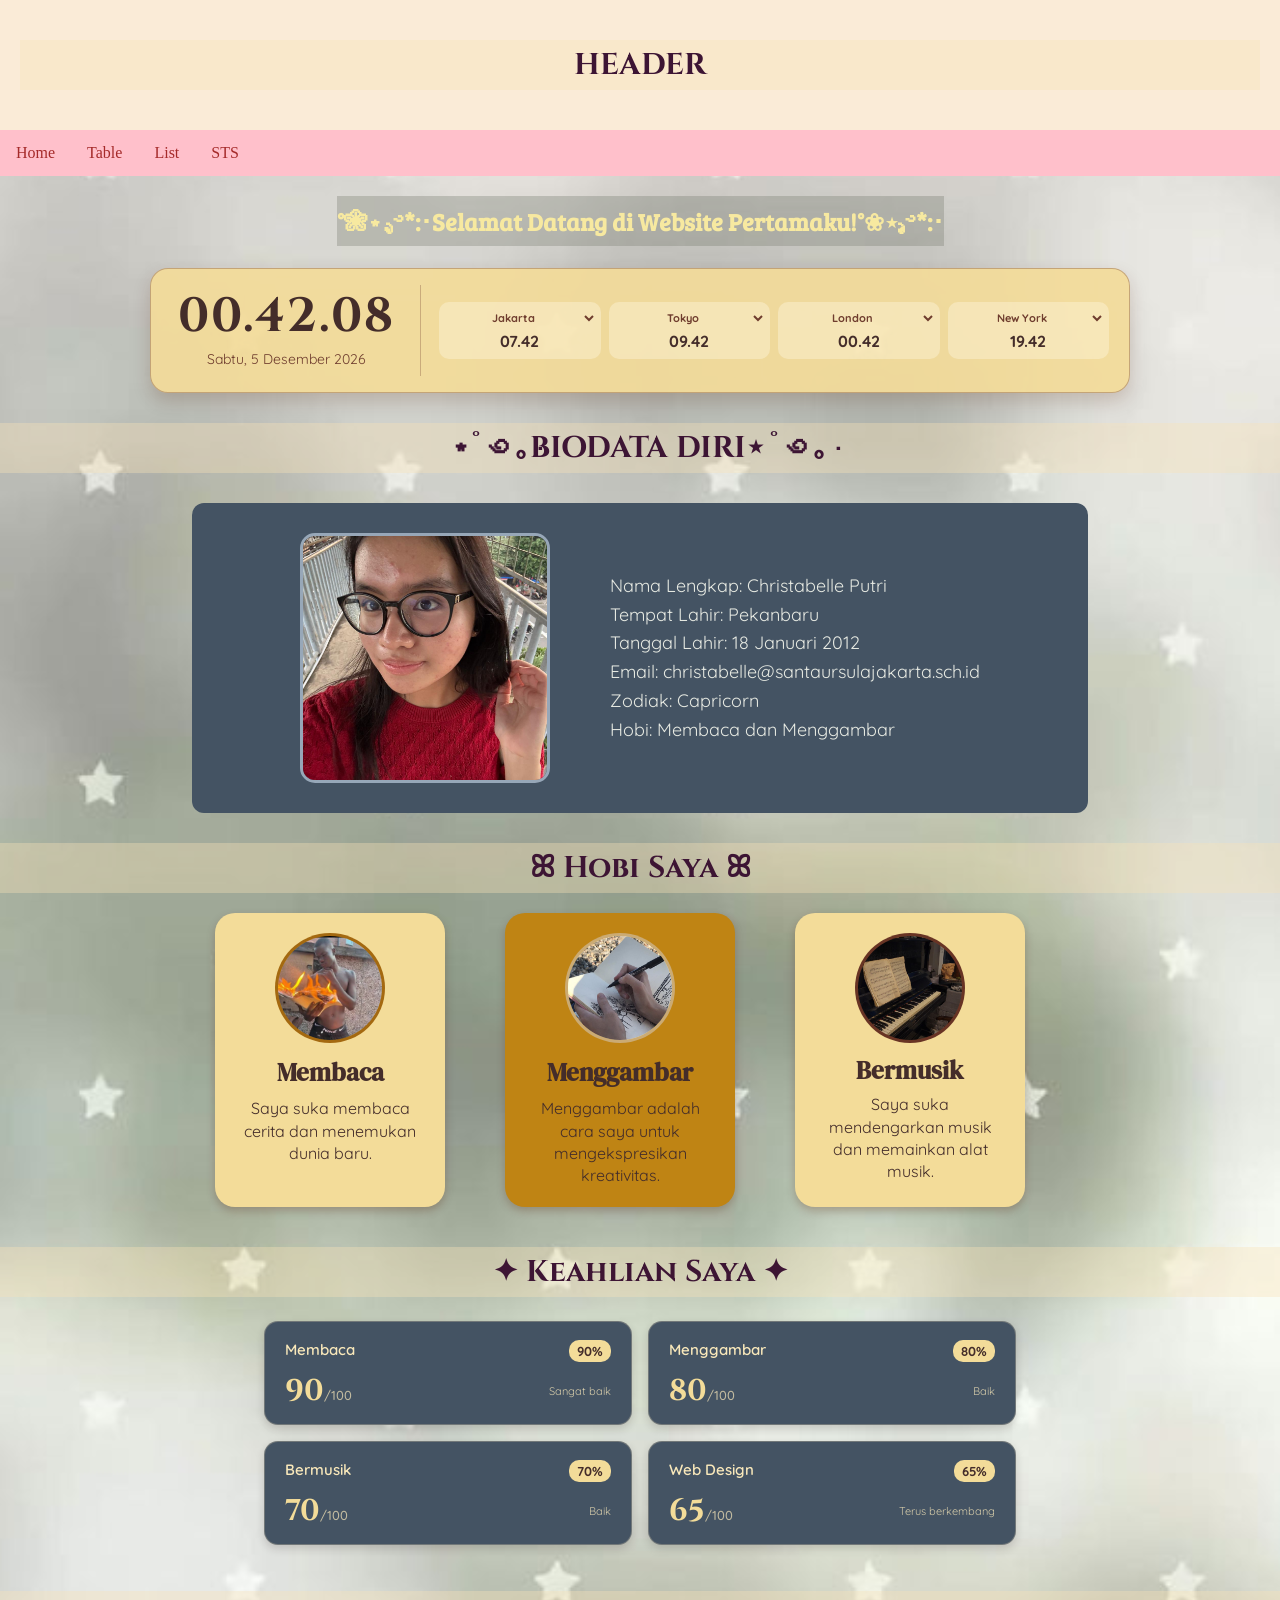
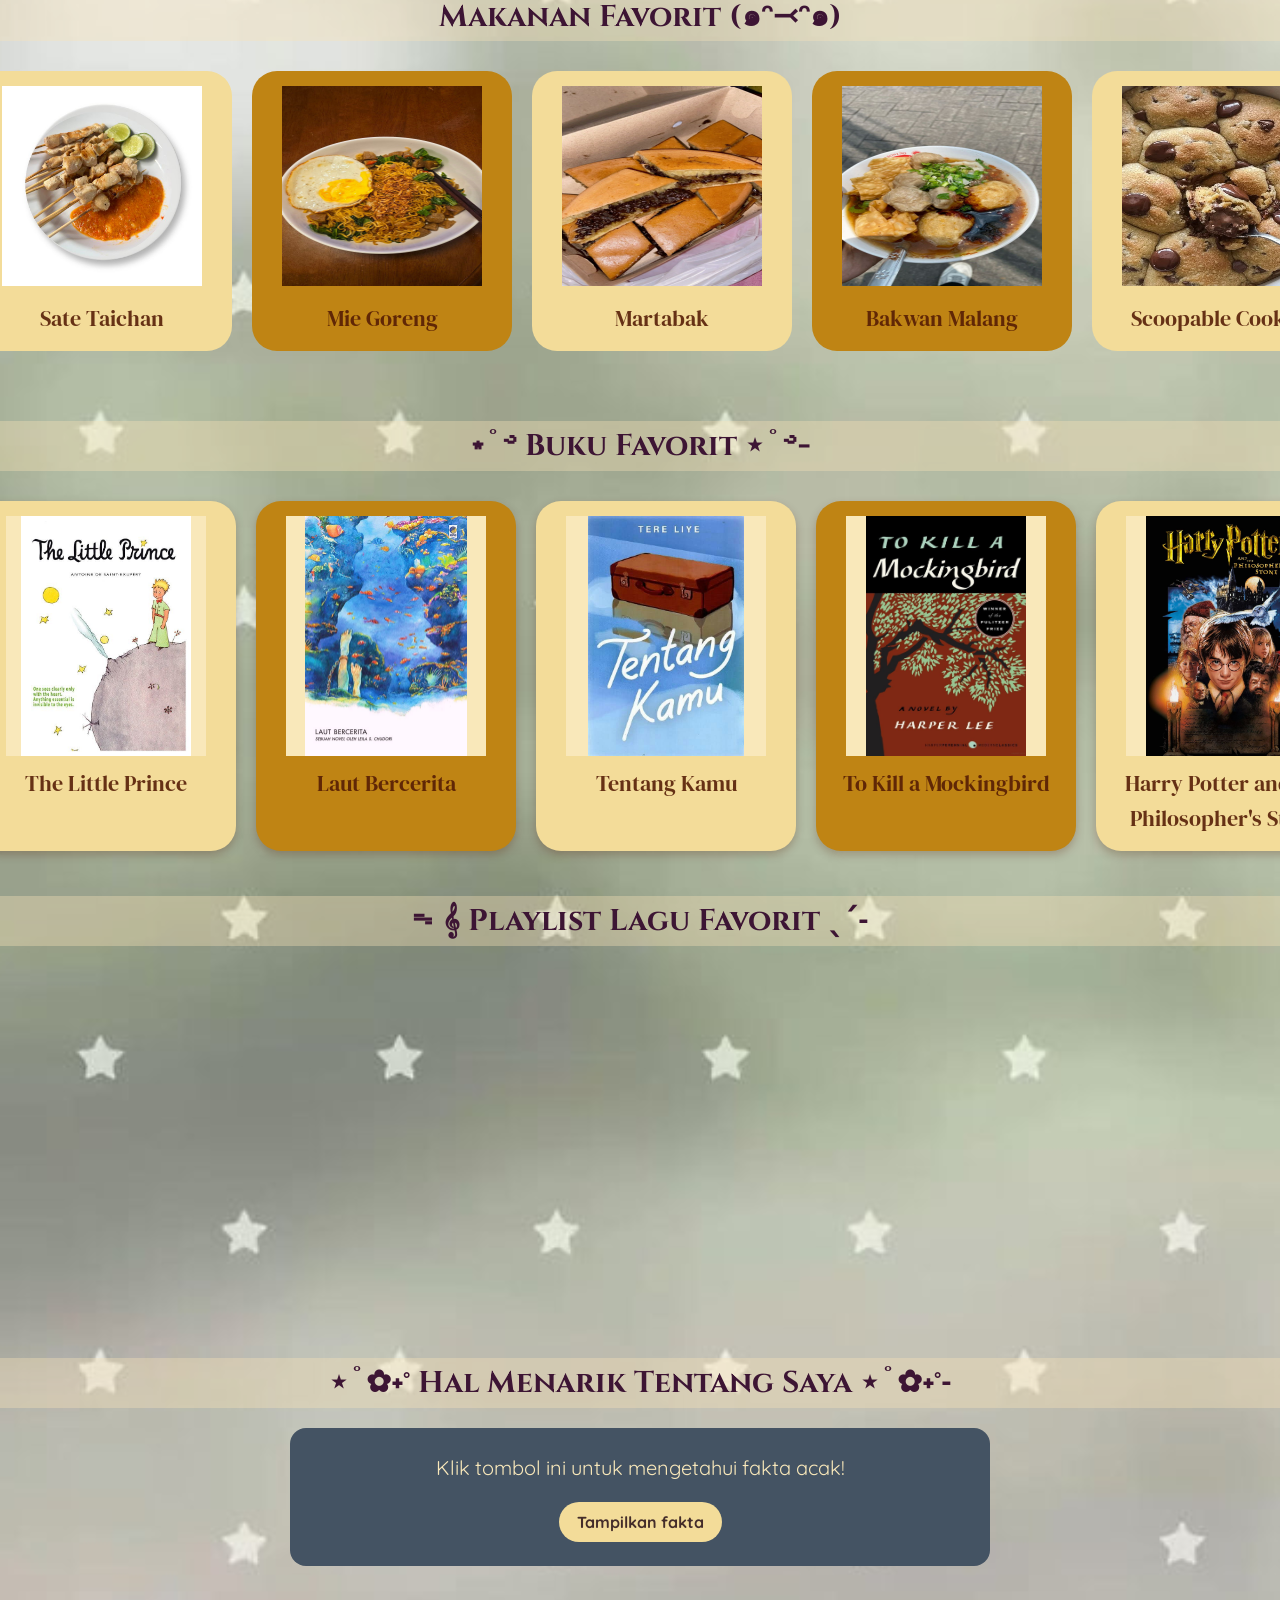
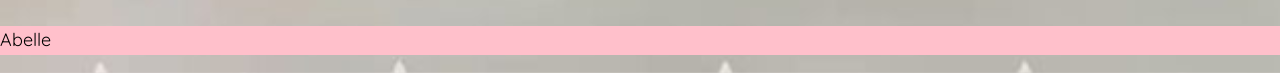
<file: index.html>
<!DOCTYPE html>
<html>
    <head>
        <title>Layout Website</title>
        <link rel="stylesheet" href="index.css">
    </head>
    <body>
        <!-- Membuat Header -->
        <div class="header">
            <h1>HEADER</h1>
        </div>
        <!-- Membuat Menu/navigator bar -->
         <div class="topnav">
            <a href="index.html">Home</a>
            <a href="table.html">Table</a>
            <a href="list.html">List</a>
            <a href="./STS/STS_92_10.html">STS</a> 
         </div>
         <!-- Membuat Konten -->
        <center>
            <h2>°❀⋆.ೃ࿔*:･Selamat Datang di Website Pertamaku!°❀⋆.ೃ࿔*:･</h2>
            <div class="digital-clock" aria-live="polite">  
                <div class="clock-main">
                    <div id="clockTime">00:00:00</div>
                    <div id="clockDate">Memuat tanggal...</div>
                </div>
                <div class="world-clocks" aria-label="Jam dunia">
                    <div class="world-clock">
                        <select class="world-location" aria-label="Pilih kota pertama">
                            <option value="Asia/Jakarta">Jakarta</option>
                            <option value="Asia/Singapore">Singapore</option>
                            <option value="Asia/Seoul">Seoul</option>
                            <option value="Asia/Tokyo">Tokyo</option>
                            <option value="Australia/Sydney">Sydney</option>
                        </select>
                        <strong class="world-time" data-timezone="Asia/Jakarta">00:00</strong>
                    </div>
                    <div class="world-clock">
                        <select class="world-location" aria-label="Pilih kota kedua">
                            <option value="Asia/Tokyo">Tokyo</option>
                            <option value="Asia/Jakarta">Jakarta</option>
                            <option value="Asia/Seoul">Seoul</option>
                            <option value="Europe/London">London</option>
                            <option value="America/New_York">New York</option>
                        </select>
                        <strong class="world-time" data-timezone="Asia/Tokyo">00:00</strong>
                    </div>
                    <div class="world-clock">
                        <select class="world-location" aria-label="Pilih kota ketiga">
                            <option value="Europe/London">London</option>
                            <option value="Europe/Paris">Paris</option>
                            <option value="Africa/Cairo">Cairo</option>
                            <option value="Asia/Dubai">Dubai</option>
                            <option value="Asia/Jakarta">Jakarta</option>
                        </select>
                        <strong class="world-time" data-timezone="Europe/London">00:00</strong>
                    </div>
                    <div class="world-clock">
                        <select class="world-location" aria-label="Pilih kota keempat">
                            <option value="America/New_York">New York</option>
                            <option value="America/Los_Angeles">Los Angeles</option>
                            <option value="America/Sao_Paulo">Sao Paulo</option>
                            <option value="Europe/London">London</option>
                            <option value="Asia/Tokyo">Tokyo</option>
                        </select>
                        <strong class="world-time" data-timezone="America/New_York">00:00</strong>
                    </div>
                </div>
            </div>
            <h1>⋆˚꩜｡ּBIODATA DIRI⋆˚꩜｡ּ</h1>
            <div class="biodata">
                <div class="content">
                    <div class="foto">
                        <img src="abelle1.jpeg" alt="Abelle" class="top">
                        <img src="abelle2.jpeg" alt="Abelle" class="bottom">
                    </div>
                    <div class="info">
                <p> Nama Lengkap: Christabelle Putri  <br>
                    Tempat Lahir: Pekanbaru <br>
                    Tanggal Lahir: 18 Januari 2012 <br>
                    Email: christabelle@santaursulajakarta.sch.id     <br>
                    Zodiak: Capricorn <br>
                    Hobi: Membaca dan Menggambar <br>
                    </p>
                    </div>
                </div>
                </div>
                
            </p>

            <h1>ꕤ Hobi Saya ꕤ</h1>
            <div class="hobbies">
                <div class="hobby hobby-reading">
                    <div class="hobby-icon">
                        <img src="read book fire.jpeg" alt="Membaca" width="200" height="200">
                    </div>
                    <h2>Membaca</h2>
                    <p>Saya suka membaca cerita dan menemukan dunia baru.</p>
                </div>
                <div class="hobby hobby-drawing" id="drawingHobby" tabindex="0" role="button" aria-label="Buka pengalaman menggambar">
                    <div class="hobby-icon">
                        <img src="drawing.jpeg" alt="Menggambar" width="200" height="200">
                    </div>
                    <h2>Menggambar</h2>
                    <p>Menggambar adalah cara saya untuk mengekspresikan kreativitas.</p>
                </div>
                <div class="hobby hobby-music">
                    <div class="hobby-icon">
                        <img src="piano.jpeg" alt="Musik" width="200" height="200">
                    </div>
                    <h2>Bermusik</h2>
                    <p>Saya suka mendengarkan musik dan memainkan alat musik.</p>
                </div>
            </div>

            <div id="drawingModal" class="drawing-modal" aria-hidden="true">
                <div class="drawing-modal-content" role="dialog" aria-modal="true" aria-labelledby="drawingModalTitle">
                    <button id="closeDrawingModal" class="close-drawing-modal" type="button" aria-label="Tutup pengalaman menggambar">&times;</button>
                    <h2 id="drawingModalTitle">Pengalaman Menggambar</h2>
                    <p>Menggambar adalah cara saya untuk mengekspresikan kreativitas dan menuangkan ide menjadi karya visual. Saya senang mencoba bentuk, warna, dan gaya yang berbeda untuk membuat setiap gambar terasa lebih personal.</p>
                    <div class="drawing-timeline">
                        <div class="timeline-step">
                            <strong>THE FIORIRE PROJECT</strong>
                            <span>Pernah mendedikasikan diri di The Fiorire Project sebagai tim desain, dimana saya menerjemahkan isu kesehatan mental remaja menjadi karya visual dan ilustrasi yang penuh makna.</span>
                        </div>
                        <div class="timeline-date">2025–2026</div>
                    </div>
                    <div class="drawing-tools">
                        <strong>Software yang digunakan</strong>
                        <span class="drawing-tool">
                            <img src="ibispaintxlogo.jpg" alt="" width="24" height="24">
                            ibisPaint X
                        </span>
                        <span class="drawing-tool">
                            <img src="canvalogo.jpeg" alt="" width="24" height="24">
                            Canva
                        </span>
                        <span class="drawing-tool">
                            <img src="photoshop logo.jpeg" alt="" width="24" height="24">
                             Photoshop
                        </span>
                    </div>
                </div>
            </div>

            <h1>✦ Keahlian Saya ✦</h1>
            <div class="skills">
                <div class="skill">
                    <div class="skill-label">
                        <span>Membaca</span>
                        <strong>90%</strong>
                    </div>
                    <div class="skill-meter">
                        <div class="skill-score">90<span>/100</span></div>
                        <div class="skill-status">Sangat baik</div>
                        </div>
                </div>
                <div class="skill">
                    <div class="skill-label">
                        <span>Menggambar</span>
                        <strong>80%</strong>
                    </div>
                    <div class="skill-meter">
                        <div class="skill-score">80<span>/100</span></div>
                        <div class="skill-status">Baik</div>
                        </div>
                </div>
                <div class="skill">
                    <div class="skill-label">
                        <span>Bermusik</span>
                        <strong>70%</strong>
                    </div>
                    <div class="skill-meter">
                        <div class="skill-score">70<span>/100</span></div>
                        <div class="skill-status">Baik</div>
                        </div>
                </div>
                <div class="skill">
                    <div class="skill-label">
                        <span>Web Design</span>
                        <strong>65%</strong>
                    </div>
                    <div class="skill-meter">
                        <div class="skill-score">65<span>/100</span></div>
                        <div class="skill-status">Terus berkembang</div>
                        </div>
                </div>
            </div>
            
            
            <h1>Makanan Favorit (๑ᵔ⤙ᵔ๑)</h1>
        <div class="makanan-scroll">
            <div class="makanan">
                <div class="sate">
                    <img src="sate taichan.jpg" alt="Sate Taichan" width="200" height="200">
                    <p>Sate Taichan</p>
                </div>
            <div class="mie">
                    <img src="indomigorenglagi.jpeg" alt="Mie Goreng" width="200" height="200">
                    <p>Mie Goreng</p>
            </div>
            <div class="martabak">
                    <img src="martabaklagi.jpeg" alt="Martabak" width="200" height="200">
                    <p>Martabak</p>
            </div>
            <div class="bakwan">
                    <img src="bakwanmalanglagi.jpeg" alt="Bakwan Malang" width="200" height="200">
                    <p>Bakwan Malang</p>
            </div>
            <div class="cookies">
                    <img src="scoopablecookies.jpeg" alt="Scoopable Cookies" width="200" height="200">
                    <p>Scoopable Cookies</p>
            </div>
                <div class="pancakes">
                    <img src="pancakes.jpeg" alt="Pancakes" width="200" height="200">
                    <p>Pancakes</p>
            </div>
            <div class="churros">
                    <img src="churros.jpeg" alt="Churros" width="200" height="200">
                    <p>Churros</p>
            </div>
            <div class="sashimi">
                    <img src="sashimiii.jpeg" alt="Sashimi" width="200" height="200">
                    <p>Sashimi</p>
            </div>

                <div class="sate" aria-hidden="true">
                    <img src="sate taichan.jpg" alt="" width="200" height="200">
                    <p>Sate Taichan</p>
                </div>
                <div class="mie" aria-hidden="true">
                    <img src="indomigorenglagi.jpeg" alt="" width="200" height="200">
                    <p>Mie Goreng</p>
                </div>
                <div class="martabak" aria-hidden="true">
                    <img src="martabaklagi.jpeg" alt="" width="200" height="200">
                    <p>Martabak</p>
                </div>
                <div class="bakwan" aria-hidden="true">
                    <img src="bakwanmalanglagi.jpeg" alt="" width="200" height="200">
                    <p>Bakwan Malang</p>
                </div>
                <div class="cookies" aria-hidden="true">
                    <img src="scoopablecookies.jpeg" alt="" width="200" height="200">
                    <p>Scoopable Cookies</p>
                </div>
                <div class="pancakes" aria-hidden="true">
                    <img src="pancakes.jpeg" alt="" width="200" height="200">
                    <p>Pancakes</p>
                </div>
                <div class="churros" aria-hidden="true">
                    <img src="churros.jpeg" alt="" width="200" height="200">
                    <p>Churros</p>
                </div>
                <div class="sashimi" aria-hidden="true">
                    <img src="sashimiii.jpeg" alt="" width="200" height="200">
                    <p>Sashimi</p>
                </div>
            
            </div>
        </div>

            <div id="foodModal" class="food-modal" aria-hidden="true">
                <div class="food-modal-content" role="dialog" aria-modal="true" aria-labelledby="foodModalTitle">
                    <button id="closeFoodModal" class="close-food-modal" type="button" aria-label="Tutup resep">&times;</button>
                    <h2 id="foodModalTitle">Resep Makanan</h2>
                    <div id="foodModalRecipe" class="food-modal-recipe"></div>
                </div>
            </div>

            <h1>⋆˚࿔ Buku Favorit ⋆˚࿔˗</h1>
            <div class="books-scroll">
                <div class="books">
                    <div class="book book-one" tabindex="0" role="button" data-description="The Little Prince bercerita tentang seorang pangeran kecil yang meninggalkan asteroidnya dan mengunjungi beberapa planet. Dalam perjalanannya, ia bertemu berbagai tokoh dengan sifat yang unik. Cerita ini membahas persahabatan, cinta, kesepian, dan cara melihat dunia dengan hati yang terbuka." data-review="Menurutku, buku ini sederhana tetapi sangat bermakna. Pesannya tentang persahabatan dan cara melihat kehidupan membuat ceritanya terasa hangat dan mudah diingat." data-rating="8.5/10">
                        <img src="littleprince.jpeg" alt="The Little Prince" width="200" height="200">
                        <p>The Little Prince</p>
                    </div>
                    <div class="book book-two" tabindex="0" role="button" data-description="Laut Bercerita karya Leila S. Chudori mengikuti kisah Biru Laut dan keluarganya di tengah situasi politik Indonesia yang penuh ketegangan. Novel ini menggambarkan persahabatan, perjuangan, kehilangan, dan dampak panjang yang dirasakan keluarga korban. Ceritanya mengajak pembaca untuk mengingat sejarah dan menghargai kebebasan." data-review="Menurutku, buku ini sangat emosional dan membuat pembaca lebih memahami dampak kehilangan bagi sebuah keluarga. Ceritanya kuat, menyentuh, dan terasa penting untuk dibaca." data-rating="9/10">
                        <img src="laut bercerita.jpeg" alt="Laut Bercerita" width="200" height="200">
                        <p>Laut Bercerita</p>
                    </div>
                    <div class="book book-three" tabindex="0" role="button" data-description="Tentang Kamu menceritakan perjalanan hidup Sri Ningsih yang penuh rahasia dan kejutan. Seorang pengacara bernama Zaman berusaha mencari tahu masa lalu Sri melalui berbagai tempat dan orang yang pernah mengenalnya. Novel ini mengangkat tema keluarga, ketabahan, cinta, dan kesempatan kedua dalam hidup." data-review="Menurutku, perjalanan hidup Sri Ningsih menarik karena penuh misteri dan kejutan. Buku ini juga menunjukkan bahwa seseorang bisa tetap kuat meskipun menghadapi banyak masalah dalam hidup." data-rating="8/10">
                        <img src="ttg kamu.jpeg" alt="Tentang Kamu" width="200" height="200">
                        <p>Tentang Kamu</p>
                    </div>
                    <div class="book book-four" tabindex="0" role="button" data-description="To Kill a Mockingbird mengikuti Scout Finch yang tumbuh di sebuah kota kecil di Alabama. Melalui pengalaman keluarganya, Scout belajar tentang prasangka, ketidakadilan, keberanian, dan pentingnya memahami kehidupan dari sudut pandang orang lain. Buku ini juga menunjukkan bagaimana seseorang dapat mempertahankan kebenaran meskipun menghadapi tekanan dari masyarakat." data-review="Menurutku, buku ini memiliki pesan yang kuat tentang keadilan dan keberanian. Alurnya cukup serius dan tidak selalu ringan, tetapi pelajaran tentang empati membuatnya tetap berkesan." data-rating="7.5/10">
                        <img src="to kill a mockingbird.jpeg" alt="To Kill a Mockingbird" width="200" height="200">
                        <p>To Kill a Mockingbird</p>
                    </div>
                    <div class="book book-five" tabindex="0" role="button" data-description="Harry Potter and the Philosopher's Stone menceritakan kehidupan Harry yang berubah setelah mengetahui bahwa dirinya adalah seorang penyihir. Di Hogwarts, ia bertemu Ron dan Hermione, belajar tentang dunia sihir, serta menghadapi rahasia yang berkaitan dengan masa lalunya. Petualangan ini menonjolkan persahabatan, keberanian, rasa ingin tahu, dan perjuangan melawan kejahatan." data-review="Menurutku, buku ini sangat seru dan imajinatif. Dunia sihirnya menarik, karakternya menyenangkan, dan persahabatan Harry, Ron, serta Hermione membuat ceritanya semakin asyik untuk diikuti." data-rating="10/10">
                        <img src="harrypotter philosophers stone.jpeg" alt="Harry Potter and the Philosopher's Stone" width="200" height="200">
                        <p>Harry Potter and the Philosopher's Stone</p>
                    </div>
                    <div class="book book-six" tabindex="0" role="button" data-description="Bumi Manusia karya Pramoedya Ananta Toer mengikuti kehidupan Minke, seorang pemuda pribumi yang mendapat pendidikan di masa penjajahan. Ia menghadapi perbedaan kelas sosial, ketidakadilan hukum, dan aturan kolonial yang membatasi banyak orang. Novel ini membahas pendidikan, cinta, keberanian, identitas, serta perjuangan untuk mendapatkan kebebasan dan martabat." data-review="Menurutku, buku ini memiliki cerita sejarah yang kuat dan membuat pembaca memikirkan ketidakadilan pada masa penjajahan. Bahasanya cukup serius, tetapi karakter dan konfliknya terasa mendalam." data-rating="8/10">
                        <img src="bumi manusia.jpeg" alt="Bumi Manusia" width="200" height="200">
                        <p>Bumi Manusia</p>
                    </div>
                    <div class="book book-seven" tabindex="0" role="button" data-description="Diary of a Wimpy Kid mengikuti Greg Heffley saat ia mencoba bertahan di sekolah menengah dan menghadapi berbagai masalah sehari-hari. Greg sering membuat rencana agar terlihat keren, tetapi rencananya justru menghasilkan situasi yang lucu dan berantakan. Cerita ini ringan dan menghibur, dengan tema persahabatan, keluarga, rasa percaya diri, dan proses menjadi lebih dewasa." data-review="Menurutku, buku ini sangat lucu dan mudah dibaca. Tingkah Greg yang sering membuat masalah membuat ceritanya menghibur, terutama karena banyak kejadian yang terasa dekat dengan kehidupan sekolah." data-rating="10/10">
                        <img src="diary of a wimpy kid.jpeg" alt="Diary of a Wimpy Kid" width="200" height="200">
                        <p>Diary of a Wimpy Kid</p>
                    </div>
                    <div class="book book-eight" tabindex="0" role="button" data-description="The Alchemist bercerita tentang Santiago, seorang gembala muda yang berulang kali memimpikan harta karun. Ia memutuskan untuk meninggalkan kehidupan yang sudah dikenalnya dan mengikuti perjalanan menuju mimpinya. Sepanjang perjalanan, Santiago belajar tentang keberanian, pilihan hidup, tanda-tanda alam, dan pentingnya memperjuangkan tujuan pribadi." data-review="Menurutku, buku ini memotivasi pembaca untuk berani mengejar impian. Perjalanannya terasa seperti petualangan sekaligus pelajaran tentang mendengarkan hati dan tidak mudah menyerah." data-rating="9/10">
                        <img src="the alchemist.jpeg" alt="The Alchemist" width="200" height="200">
                        <p>The Alchemist</p>
                    </div>
                </div>
            </div>

            <div id="bookModal" class="book-modal" aria-hidden="true">
                <div class="book-modal-content" role="dialog" aria-modal="true" aria-labelledby="bookModalTitle">
                    <button id="closeBookModal" class="close-book-modal" type="button" aria-label="Tutup deskripsi">&times;</button>
                    <h2 id="bookModalTitle">Deskripsi Buku</h2>
                    <p id="bookModalDescription"></p>
                    <div class="book-review">
                        <h3>Review Saya</h3>
                        <p id="bookModalReview"></p>
                        <strong id="bookModalRating"></strong>
                    </div>
                </div>
            </div>

            <h1>ᯓ𝄞 Playlist Lagu Favorit ˎˊ˗</h1>
            <div class="playlist">
                <iframe
                    src="https://open.spotify.com/embed/playlist/6pJwrq1cBe8aZHZrGRoE4L?utm_source=generator"
                    width="100%"
                    height="352"
                    frameborder="0"
                    allowfullscreen=""
                    allow="autoplay; clipboard-write; encrypted-media; fullscreen; picture-in-picture"
                    loading="lazy">
                </iframe>
            </div>

            <h1>⋆˚✿˖° Hal Menarik Tentang Saya ⋆˚✿˖°˗</h1>
            <div class="random-fact">
                <p id="factText">Klik tombol ini untuk mengetahui fakta acak!</p>
                <button id="factButton" type="button">Tampilkan fakta</button>
            </div>

            <button id="backToTop" type="button" aria-label="Back to top">↑</button>

        <script src="food-scroll.js"></script>

          
        </center>


    <!-- Membuat Footer -->
         <div class="footer">
            <p>Abelle</p>
         </div>
    </body>
</html>
</file>
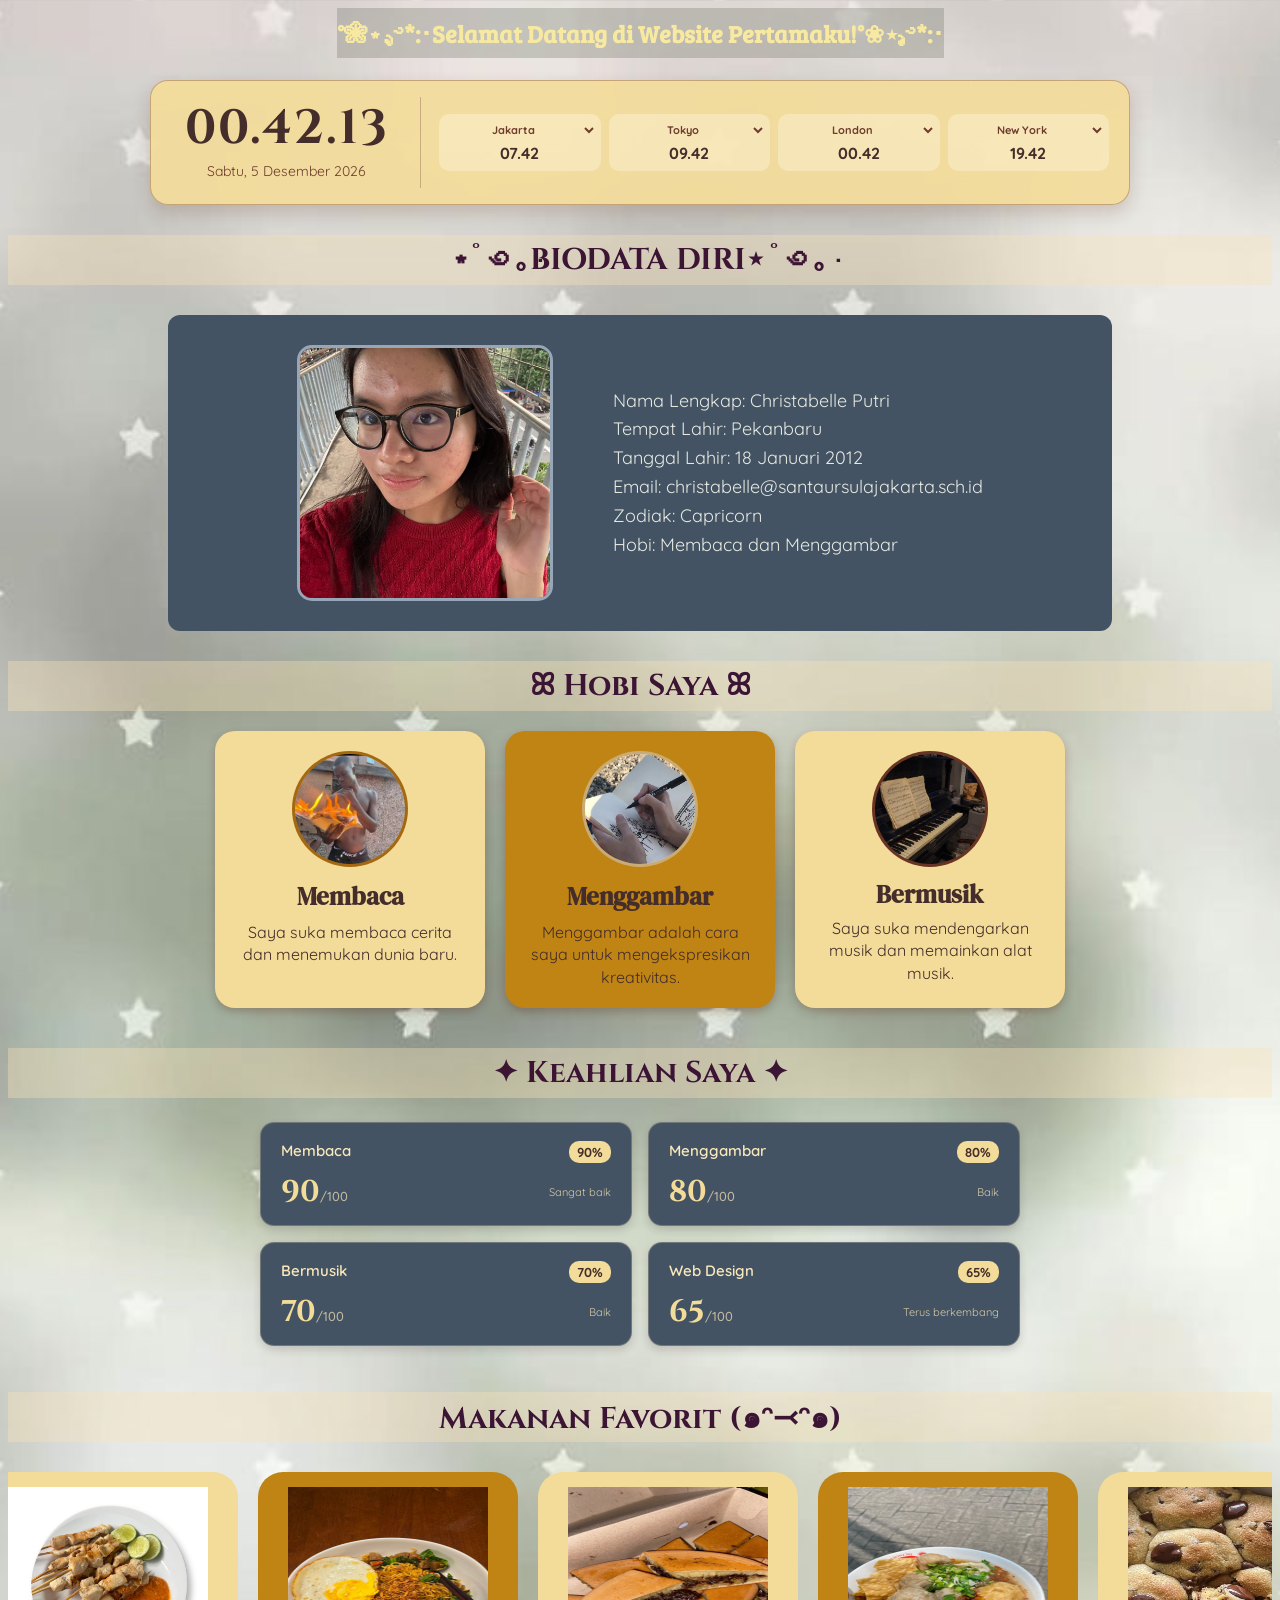
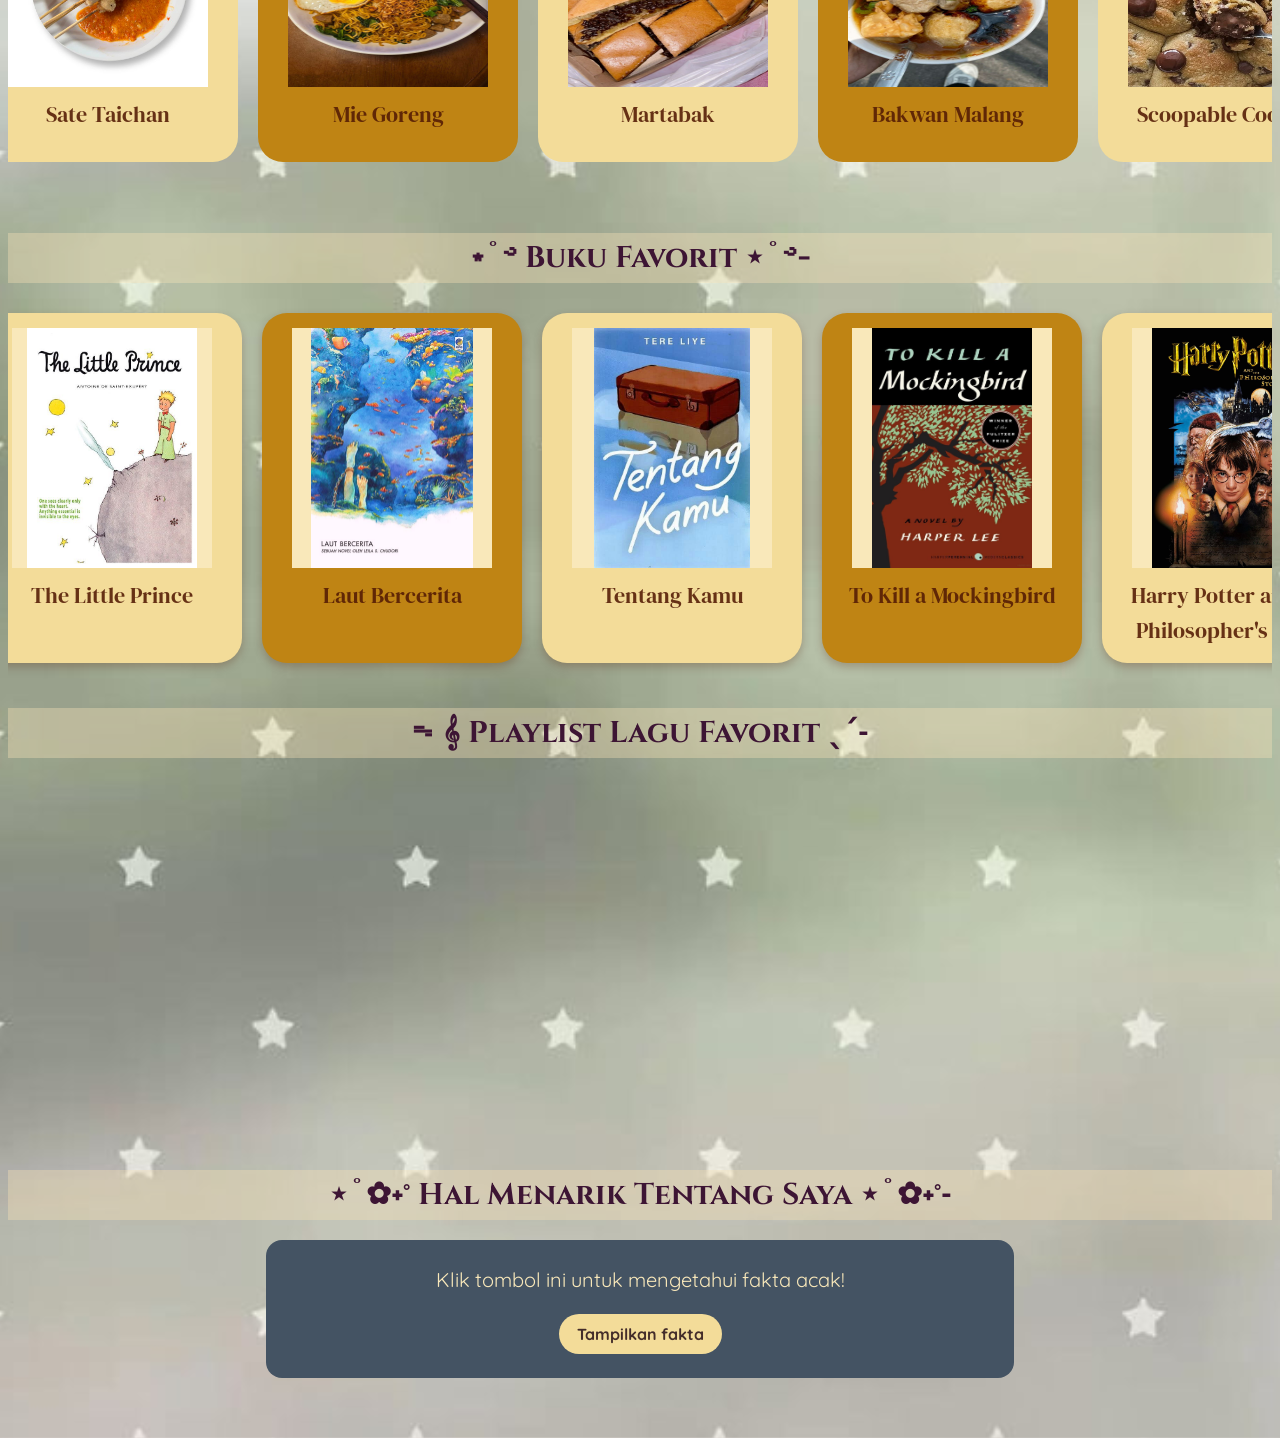
<file: biodata.html>
<!DOCTYPE <html>
<html>
    <head>
        <title>Biodata Diri</title>
        <link rel="stylesheet" href="biodatastyle.css">
    </head>
    <body>
        <center>
            <h2>°❀⋆.ೃ࿔*:･Selamat Datang di Website Pertamaku!°❀⋆.ೃ࿔*:･</h2>
            <div class="digital-clock" aria-live="polite">  
                <div class="clock-main">
                    <div id="clockTime">00:00:00</div>
                    <div id="clockDate">Memuat tanggal...</div>
                </div>
                <div class="world-clocks" aria-label="Jam dunia">
                    <div class="world-clock">
                        <select class="world-location" aria-label="Pilih kota pertama">
                            <option value="Asia/Jakarta">Jakarta</option>
                            <option value="Asia/Singapore">Singapore</option>
                            <option value="Asia/Seoul">Seoul</option>
                            <option value="Asia/Tokyo">Tokyo</option>
                            <option value="Australia/Sydney">Sydney</option>
                        </select>
                        <strong class="world-time" data-timezone="Asia/Jakarta">00:00</strong>
                    </div>
                    <div class="world-clock">
                        <select class="world-location" aria-label="Pilih kota kedua">
                            <option value="Asia/Tokyo">Tokyo</option>
                            <option value="Asia/Jakarta">Jakarta</option>
                            <option value="Asia/Seoul">Seoul</option>
                            <option value="Europe/London">London</option>
                            <option value="America/New_York">New York</option>
                        </select>
                        <strong class="world-time" data-timezone="Asia/Tokyo">00:00</strong>
                    </div>
                    <div class="world-clock">
                        <select class="world-location" aria-label="Pilih kota ketiga">
                            <option value="Europe/London">London</option>
                            <option value="Europe/Paris">Paris</option>
                            <option value="Africa/Cairo">Cairo</option>
                            <option value="Asia/Dubai">Dubai</option>
                            <option value="Asia/Jakarta">Jakarta</option>
                        </select>
                        <strong class="world-time" data-timezone="Europe/London">00:00</strong>
                    </div>
                    <div class="world-clock">
                        <select class="world-location" aria-label="Pilih kota keempat">
                            <option value="America/New_York">New York</option>
                            <option value="America/Los_Angeles">Los Angeles</option>
                            <option value="America/Sao_Paulo">Sao Paulo</option>
                            <option value="Europe/London">London</option>
                            <option value="Asia/Tokyo">Tokyo</option>
                        </select>
                        <strong class="world-time" data-timezone="America/New_York">00:00</strong>
                    </div>
                </div>
            </div>
            <h1>⋆˚꩜｡ּBIODATA DIRI⋆˚꩜｡ּ</h1>
            <div class="biodata">
                <div class="content">
                    <div class="foto">
                        <img src="abelle1.jpeg" alt="Abelle" class="top">
                        <img src="abelle2.jpeg" alt="Abelle" class="bottom">
                    </div>
                    <div class="info">
                <p> Nama Lengkap: Christabelle Putri  <br>
                    Tempat Lahir: Pekanbaru <br>
                    Tanggal Lahir: 18 Januari 2012 <br>
                    Email: christabelle@santaursulajakarta.sch.id     <br>
                    Zodiak: Capricorn <br>
                    Hobi: Membaca dan Menggambar <br>
                    </p>
                    </div>
                </div>
                </div>
                
            </p>

            <h1>ꕤ Hobi Saya ꕤ</h1>
            <div class="hobbies">
                <div class="hobby hobby-reading">
                    <div class="hobby-icon">
                        <img src="read book fire.jpeg" alt="Membaca" width="200" height="200">
                    </div>
                    <h2>Membaca</h2>
                    <p>Saya suka membaca cerita dan menemukan dunia baru.</p>
                </div>
                <div class="hobby hobby-drawing" id="drawingHobby" tabindex="0" role="button" aria-label="Buka pengalaman menggambar">
                    <div class="hobby-icon">
                        <img src="drawing.jpeg" alt="Menggambar" width="200" height="200">
                    </div>
                    <h2>Menggambar</h2>
                    <p>Menggambar adalah cara saya untuk mengekspresikan kreativitas.</p>
                </div>
                <div class="hobby hobby-music">
                    <div class="hobby-icon">
                        <img src="piano.jpeg" alt="Musik" width="200" height="200">
                    </div>
                    <h2>Bermusik</h2>
                    <p>Saya suka mendengarkan musik dan memainkan alat musik.</p>
                </div>
            </div>

            <div id="drawingModal" class="drawing-modal" aria-hidden="true">
                <div class="drawing-modal-content" role="dialog" aria-modal="true" aria-labelledby="drawingModalTitle">
                    <button id="closeDrawingModal" class="close-drawing-modal" type="button" aria-label="Tutup pengalaman menggambar">&times;</button>
                    <h2 id="drawingModalTitle">Pengalaman Menggambar</h2>
                    <p>Menggambar adalah cara saya untuk mengekspresikan kreativitas dan menuangkan ide menjadi karya visual. Saya senang mencoba bentuk, warna, dan gaya yang berbeda untuk membuat setiap gambar terasa lebih personal.</p>
                    <div class="drawing-timeline">
                        <div class="timeline-step">
                            <strong>THE FIORIRE PROJECT</strong>
                            <span>Pernah mendedikasikan diri di The Fiorire Project sebagai tim desain, dimana saya menerjemahkan isu kesehatan mental remaja menjadi karya visual dan ilustrasi yang penuh makna.</span>
                        </div>
                        <div class="timeline-date">2025–2026</div>
                    </div>
                    <div class="drawing-tools">
                        <strong>Software yang digunakan</strong>
                        <span class="drawing-tool">
                            <img src="ibispaintxlogo.jpg" alt="" width="24" height="24">
                            ibisPaint X
                        </span>
                        <span class="drawing-tool">
                            <img src="canvalogo.jpeg" alt="" width="24" height="24">
                            Canva
                        </span>
                        <span class="drawing-tool">
                            <img src="photoshop logo.jpeg" alt="" width="24" height="24">
                             Photoshop
                        </span>
                    </div>
                </div>
            </div>

            <h1>✦ Keahlian Saya ✦</h1>
            <div class="skills">
                <div class="skill">
                    <div class="skill-label">
                        <span>Membaca</span>
                        <strong>90%</strong>
                    </div>
                    <div class="skill-meter">
                        <div class="skill-score">90<span>/100</span></div>
                        <div class="skill-status">Sangat baik</div>
                        </div>
                </div>
                <div class="skill">
                    <div class="skill-label">
                        <span>Menggambar</span>
                        <strong>80%</strong>
                    </div>
                    <div class="skill-meter">
                        <div class="skill-score">80<span>/100</span></div>
                        <div class="skill-status">Baik</div>
                        </div>
                </div>
                <div class="skill">
                    <div class="skill-label">
                        <span>Bermusik</span>
                        <strong>70%</strong>
                    </div>
                    <div class="skill-meter">
                        <div class="skill-score">70<span>/100</span></div>
                        <div class="skill-status">Baik</div>
                        </div>
                </div>
                <div class="skill">
                    <div class="skill-label">
                        <span>Web Design</span>
                        <strong>65%</strong>
                    </div>
                    <div class="skill-meter">
                        <div class="skill-score">65<span>/100</span></div>
                        <div class="skill-status">Terus berkembang</div>
                        </div>
                </div>
            </div>
            
            
            <h1>Makanan Favorit (๑ᵔ⤙ᵔ๑)</h1>
        <div class="makanan-scroll">
            <div class="makanan">
                <div class="sate">
                    <img src="sate taichan.jpg" alt="Sate Taichan" width="200" height="200">
                    <p>Sate Taichan</p>
                </div>
            <div class="mie">
                    <img src="indomigorenglagi.jpeg" alt="Mie Goreng" width="200" height="200">
                    <p>Mie Goreng</p>
            </div>
            <div class="martabak">
                    <img src="martabaklagi.jpeg" alt="Martabak" width="200" height="200">
                    <p>Martabak</p>
            </div>
            <div class="bakwan">
                    <img src="bakwanmalanglagi.jpeg" alt="Bakwan Malang" width="200" height="200">
                    <p>Bakwan Malang</p>
            </div>
            <div class="cookies">
                    <img src="scoopablecookies.jpeg" alt="Scoopable Cookies" width="200" height="200">
                    <p>Scoopable Cookies</p>
            </div>
                <div class="pancakes">
                    <img src="pancakes.jpeg" alt="Pancakes" width="200" height="200">
                    <p>Pancakes</p>
            </div>
            <div class="churros">
                    <img src="churros.jpeg" alt="Churros" width="200" height="200">
                    <p>Churros</p>
            </div>
            <div class="sashimi">
                    <img src="sashimiii.jpeg" alt="Sashimi" width="200" height="200">
                    <p>Sashimi</p>
            </div>

                <div class="sate" aria-hidden="true">
                    <img src="sate taichan.jpg" alt="" width="200" height="200">
                    <p>Sate Taichan</p>
                </div>
                <div class="mie" aria-hidden="true">
                    <img src="indomigorenglagi.jpeg" alt="" width="200" height="200">
                    <p>Mie Goreng</p>
                </div>
                <div class="martabak" aria-hidden="true">
                    <img src="martabaklagi.jpeg" alt="" width="200" height="200">
                    <p>Martabak</p>
                </div>
                <div class="bakwan" aria-hidden="true">
                    <img src="bakwanmalanglagi.jpeg" alt="" width="200" height="200">
                    <p>Bakwan Malang</p>
                </div>
                <div class="cookies" aria-hidden="true">
                    <img src="scoopablecookies.jpeg" alt="" width="200" height="200">
                    <p>Scoopable Cookies</p>
                </div>
                <div class="pancakes" aria-hidden="true">
                    <img src="pancakes.jpeg" alt="" width="200" height="200">
                    <p>Pancakes</p>
                </div>
                <div class="churros" aria-hidden="true">
                    <img src="churros.jpeg" alt="" width="200" height="200">
                    <p>Churros</p>
                </div>
                <div class="sashimi" aria-hidden="true">
                    <img src="sashimiii.jpeg" alt="" width="200" height="200">
                    <p>Sashimi</p>
                </div>
            
            </div>
        </div>

            <div id="foodModal" class="food-modal" aria-hidden="true">
                <div class="food-modal-content" role="dialog" aria-modal="true" aria-labelledby="foodModalTitle">
                    <button id="closeFoodModal" class="close-food-modal" type="button" aria-label="Tutup resep">&times;</button>
                    <h2 id="foodModalTitle">Resep Makanan</h2>
                    <div id="foodModalRecipe" class="food-modal-recipe"></div>
                </div>
            </div>

            <h1>⋆˚࿔ Buku Favorit ⋆˚࿔˗</h1>
            <div class="books-scroll">
                <div class="books">
                    <div class="book book-one" tabindex="0" role="button" data-description="The Little Prince bercerita tentang seorang pangeran kecil yang meninggalkan asteroidnya dan mengunjungi beberapa planet. Dalam perjalanannya, ia bertemu berbagai tokoh dengan sifat yang unik. Cerita ini membahas persahabatan, cinta, kesepian, dan cara melihat dunia dengan hati yang terbuka." data-review="Menurutku, buku ini sederhana tetapi sangat bermakna. Pesannya tentang persahabatan dan cara melihat kehidupan membuat ceritanya terasa hangat dan mudah diingat." data-rating="8.5/10">
                        <img src="littleprince.jpeg" alt="The Little Prince" width="200" height="200">
                        <p>The Little Prince</p>
                    </div>
                    <div class="book book-two" tabindex="0" role="button" data-description="Laut Bercerita karya Leila S. Chudori mengikuti kisah Biru Laut dan keluarganya di tengah situasi politik Indonesia yang penuh ketegangan. Novel ini menggambarkan persahabatan, perjuangan, kehilangan, dan dampak panjang yang dirasakan keluarga korban. Ceritanya mengajak pembaca untuk mengingat sejarah dan menghargai kebebasan." data-review="Menurutku, buku ini sangat emosional dan membuat pembaca lebih memahami dampak kehilangan bagi sebuah keluarga. Ceritanya kuat, menyentuh, dan terasa penting untuk dibaca." data-rating="9/10">
                        <img src="laut bercerita.jpeg" alt="Laut Bercerita" width="200" height="200">
                        <p>Laut Bercerita</p>
                    </div>
                    <div class="book book-three" tabindex="0" role="button" data-description="Tentang Kamu menceritakan perjalanan hidup Sri Ningsih yang penuh rahasia dan kejutan. Seorang pengacara bernama Zaman berusaha mencari tahu masa lalu Sri melalui berbagai tempat dan orang yang pernah mengenalnya. Novel ini mengangkat tema keluarga, ketabahan, cinta, dan kesempatan kedua dalam hidup." data-review="Menurutku, perjalanan hidup Sri Ningsih menarik karena penuh misteri dan kejutan. Buku ini juga menunjukkan bahwa seseorang bisa tetap kuat meskipun menghadapi banyak masalah dalam hidup." data-rating="8/10">
                        <img src="ttg kamu.jpeg" alt="Tentang Kamu" width="200" height="200">
                        <p>Tentang Kamu</p>
                    </div>
                    <div class="book book-four" tabindex="0" role="button" data-description="To Kill a Mockingbird mengikuti Scout Finch yang tumbuh di sebuah kota kecil di Alabama. Melalui pengalaman keluarganya, Scout belajar tentang prasangka, ketidakadilan, keberanian, dan pentingnya memahami kehidupan dari sudut pandang orang lain. Buku ini juga menunjukkan bagaimana seseorang dapat mempertahankan kebenaran meskipun menghadapi tekanan dari masyarakat." data-review="Menurutku, buku ini memiliki pesan yang kuat tentang keadilan dan keberanian. Alurnya cukup serius dan tidak selalu ringan, tetapi pelajaran tentang empati membuatnya tetap berkesan." data-rating="7.5/10">
                        <img src="to kill a mockingbird.jpeg" alt="To Kill a Mockingbird" width="200" height="200">
                        <p>To Kill a Mockingbird</p>
                    </div>
                    <div class="book book-five" tabindex="0" role="button" data-description="Harry Potter and the Philosopher's Stone menceritakan kehidupan Harry yang berubah setelah mengetahui bahwa dirinya adalah seorang penyihir. Di Hogwarts, ia bertemu Ron dan Hermione, belajar tentang dunia sihir, serta menghadapi rahasia yang berkaitan dengan masa lalunya. Petualangan ini menonjolkan persahabatan, keberanian, rasa ingin tahu, dan perjuangan melawan kejahatan." data-review="Menurutku, buku ini sangat seru dan imajinatif. Dunia sihirnya menarik, karakternya menyenangkan, dan persahabatan Harry, Ron, serta Hermione membuat ceritanya semakin asyik untuk diikuti." data-rating="10/10">
                        <img src="harrypotter philosophers stone.jpeg" alt="Harry Potter and the Philosopher's Stone" width="200" height="200">
                        <p>Harry Potter and the Philosopher's Stone</p>
                    </div>
                    <div class="book book-six" tabindex="0" role="button" data-description="Bumi Manusia karya Pramoedya Ananta Toer mengikuti kehidupan Minke, seorang pemuda pribumi yang mendapat pendidikan di masa penjajahan. Ia menghadapi perbedaan kelas sosial, ketidakadilan hukum, dan aturan kolonial yang membatasi banyak orang. Novel ini membahas pendidikan, cinta, keberanian, identitas, serta perjuangan untuk mendapatkan kebebasan dan martabat." data-review="Menurutku, buku ini memiliki cerita sejarah yang kuat dan membuat pembaca memikirkan ketidakadilan pada masa penjajahan. Bahasanya cukup serius, tetapi karakter dan konfliknya terasa mendalam." data-rating="8/10">
                        <img src="bumi manusia.jpeg" alt="Bumi Manusia" width="200" height="200">
                        <p>Bumi Manusia</p>
                    </div>
                    <div class="book book-seven" tabindex="0" role="button" data-description="Diary of a Wimpy Kid mengikuti Greg Heffley saat ia mencoba bertahan di sekolah menengah dan menghadapi berbagai masalah sehari-hari. Greg sering membuat rencana agar terlihat keren, tetapi rencananya justru menghasilkan situasi yang lucu dan berantakan. Cerita ini ringan dan menghibur, dengan tema persahabatan, keluarga, rasa percaya diri, dan proses menjadi lebih dewasa." data-review="Menurutku, buku ini sangat lucu dan mudah dibaca. Tingkah Greg yang sering membuat masalah membuat ceritanya menghibur, terutama karena banyak kejadian yang terasa dekat dengan kehidupan sekolah." data-rating="10/10">
                        <img src="diary of a wimpy kid.jpeg" alt="Diary of a Wimpy Kid" width="200" height="200">
                        <p>Diary of a Wimpy Kid</p>
                    </div>
                    <div class="book book-eight" tabindex="0" role="button" data-description="The Alchemist bercerita tentang Santiago, seorang gembala muda yang berulang kali memimpikan harta karun. Ia memutuskan untuk meninggalkan kehidupan yang sudah dikenalnya dan mengikuti perjalanan menuju mimpinya. Sepanjang perjalanan, Santiago belajar tentang keberanian, pilihan hidup, tanda-tanda alam, dan pentingnya memperjuangkan tujuan pribadi." data-review="Menurutku, buku ini memotivasi pembaca untuk berani mengejar impian. Perjalanannya terasa seperti petualangan sekaligus pelajaran tentang mendengarkan hati dan tidak mudah menyerah." data-rating="9/10">
                        <img src="the alchemist.jpeg" alt="The Alchemist" width="200" height="200">
                        <p>The Alchemist</p>
                    </div>
                </div>
            </div>

            <div id="bookModal" class="book-modal" aria-hidden="true">
                <div class="book-modal-content" role="dialog" aria-modal="true" aria-labelledby="bookModalTitle">
                    <button id="closeBookModal" class="close-book-modal" type="button" aria-label="Tutup deskripsi">&times;</button>
                    <h2 id="bookModalTitle">Deskripsi Buku</h2>
                    <p id="bookModalDescription"></p>
                    <div class="book-review">
                        <h3>Review Saya</h3>
                        <p id="bookModalReview"></p>
                        <strong id="bookModalRating"></strong>
                    </div>
                </div>
            </div>

            <h1>ᯓ𝄞 Playlist Lagu Favorit ˎˊ˗</h1>
            <div class="playlist">
                <iframe
                    src="https://open.spotify.com/embed/playlist/6pJwrq1cBe8aZHZrGRoE4L?utm_source=generator"
                    width="100%"
                    height="352"
                    frameborder="0"
                    allowfullscreen=""
                    allow="autoplay; clipboard-write; encrypted-media; fullscreen; picture-in-picture"
                    loading="lazy">
                </iframe>
            </div>

            <h1>⋆˚✿˖° Hal Menarik Tentang Saya ⋆˚✿˖°˗</h1>
            <div class="random-fact">
                <p id="factText">Klik tombol ini untuk mengetahui fakta acak!</p>
                <button id="factButton" type="button">Tampilkan fakta</button>
            </div>

            <button id="backToTop" type="button" aria-label="Back to top">↑</button>

        <script src="food-scroll.js"></script>

          
        </center>


    </body>


</html>
</file>
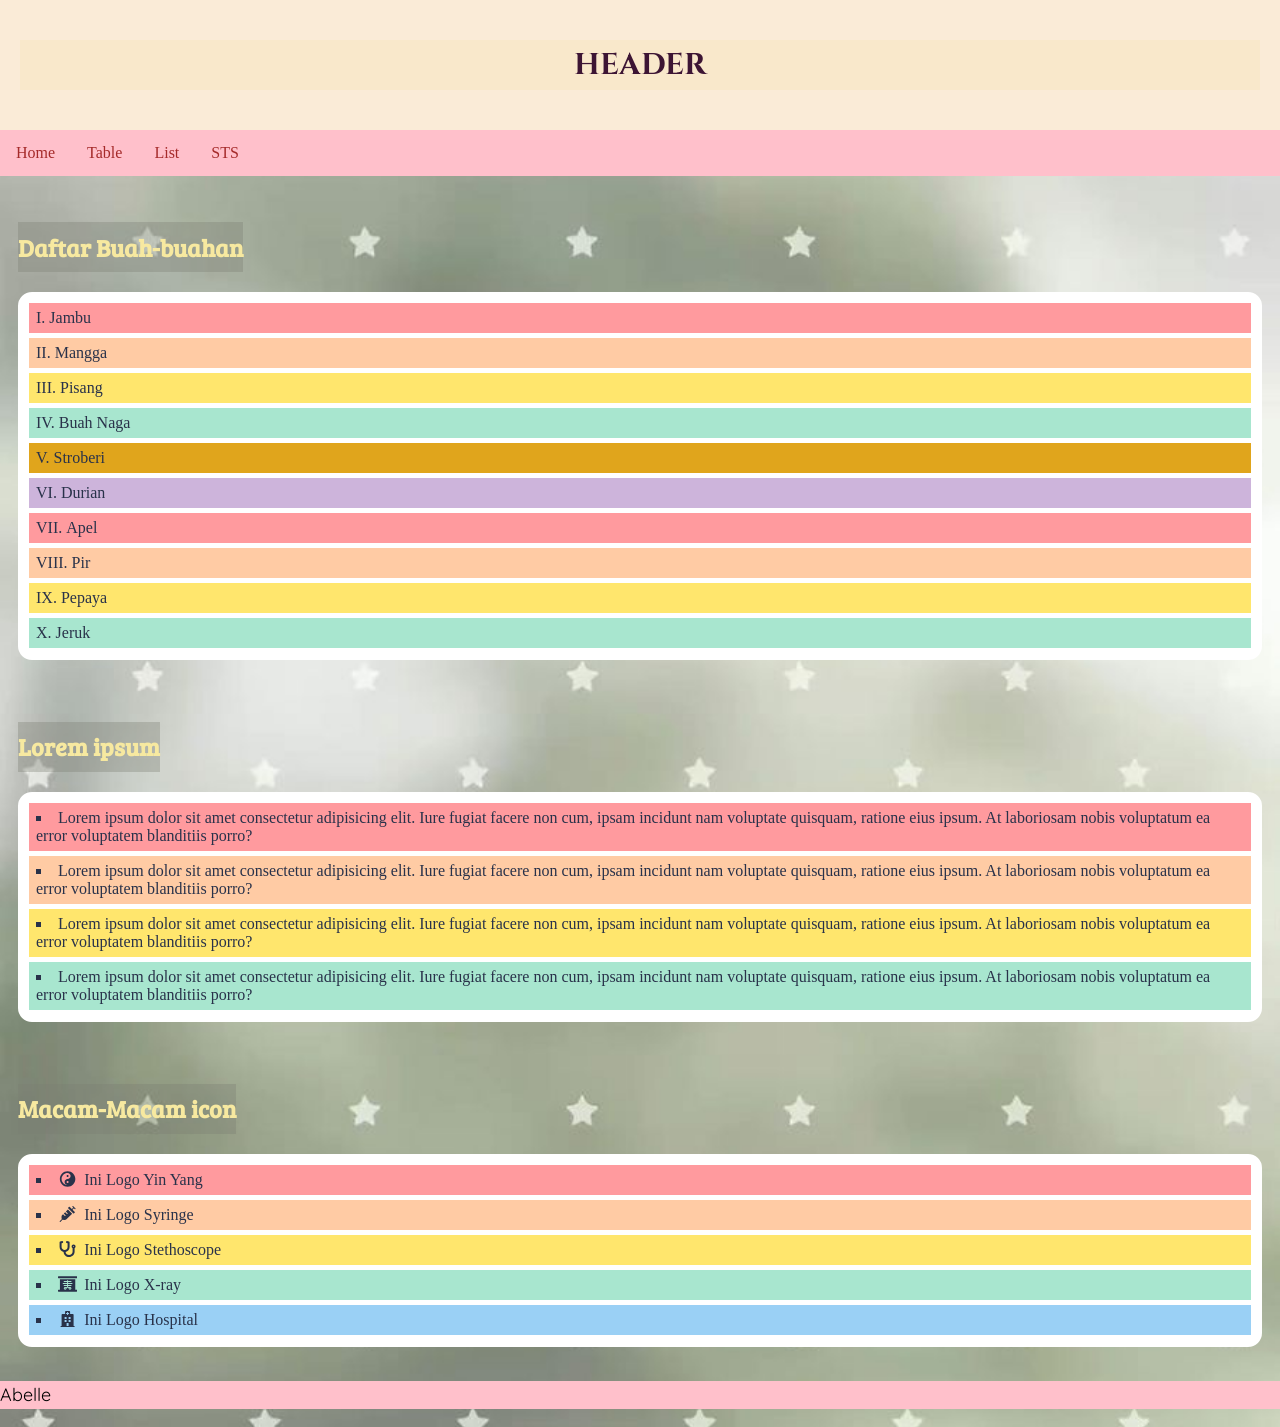
<file: list.html>
<!DOCTYPE html>
<html>
    <head>
        <title>Layout Website</title>
        <link rel="stylesheet" href="index.css">
        <link rel="stylesheet" href="list.css">
    </head>
    <body>
        <!-- Membuat Header -->
        <div class="header">
            <h1>HEADER</h1>
        </div>
        <!-- Membuat Menu/navigator bar -->
         <div class="topnav">
            <a href="index.html">Home</a>
            <a href="table.html">Table</a>
            <a href="list.html">List</a>
            <a href="#">STS</a> 
         </div>
         
         <!-- Membuat Konten List -->
          <main class="fruit-section">
          <h2>Daftar Buah-buahan</h2>
          <ol class="fruit-list">
            <li>Jambu</li>
            <li>Mangga</li>
            <li>Pisang</li> 
            <li>Buah Naga</li>
            <li class="featured-fruit">Stroberi</li>
            <li>Durian</li>
            <li>Apel</li>
            <li>Pir</li>
            <li>Pepaya</li>
            <li>Jeruk</li>  
         </ol>
         </main>

         <section class="lorem-section">
            <h2>Lorem ipsum</h2>
            <ul class="lorem-list">
                <li>Lorem ipsum dolor sit amet consectetur adipisicing elit. Iure fugiat facere non cum, ipsam incidunt nam voluptate quisquam, ratione eius ipsum. At laboriosam nobis voluptatum ea error voluptatem blanditiis porro?</li>
                <li>Lorem ipsum dolor sit amet consectetur adipisicing elit. Iure fugiat facere non cum, ipsam incidunt nam voluptate quisquam, ratione eius ipsum. At laboriosam nobis voluptatum ea error voluptatem blanditiis porro?</li>
                <li>Lorem ipsum dolor sit amet consectetur adipisicing elit. Iure fugiat facere non cum, ipsam incidunt nam voluptate quisquam, ratione eius ipsum. At laboriosam nobis voluptatum ea error voluptatem blanditiis porro?</li>
                <li>Lorem ipsum dolor sit amet consectetur adipisicing elit. Iure fugiat facere non cum, ipsam incidunt nam voluptate quisquam, ratione eius ipsum. At laboriosam nobis voluptatum ea error voluptatem blanditiis porro?</li>
            </ul>
         </section>

         <section class="icon-section">
            <h2>Macam-Macam icon</h2>
            <ul class="icon-list">
                <li>
                    <svg xmlns="http://www.w3.org/2000/svg" viewBox="0 0 496 512" aria-hidden="true" focusable="false"><!-- Font Awesome Free 5.15.4 by @fontawesome - https://fontawesome.com License - https://fontawesome.com/license/free (Icons: CC BY 4.0) --><path d="M248 8C111.03 8 0 119.03 0 256s111.03 248 248 248 248-111.03 248-248S384.97 8 248 8zm0 376c-17.67 0-32-14.33-32-32s14.33-32 32-32 32 14.33 32 32-14.33 32-32 32zm0-128c-53.02 0-96 42.98-96 96s42.98 96 96 96c-106.04 0-192-85.96-192-192S141.96 64 248 64c53.02 0 96 42.98 96 96s-42.98 96-96 96zm0-128c-17.67 0-32 14.33-32 32s14.33 32 32 32 32-14.33 32-32-14.33-32-32-32z"/></svg>
                    Ini Logo Yin Yang
                </li>
                <li>
                    <svg xmlns="http://www.w3.org/2000/svg" viewBox="0 0 512 512" aria-hidden="true" focusable="false"><!-- Font Awesome Free 5.15.4 by @fontawesome - https://fontawesome.com License - https://fontawesome.com/license/free (Icons: CC BY 4.0) --><path d="M201.5 174.8l55.7 55.8c3.1 3.1 3.1 8.2 0 11.3l-11.3 11.3c-3.1 3.1-8.2 3.1-11.3 0l-55.7-55.8-45.3 45.3 55.8 55.8c3.1 3.1 3.1 8.2 0 11.3l-11.3 11.3c-3.1 3.1-8.2 3.1-11.3 0L111 265.2l-26.4 26.4c-17.3 17.3-25.6 41.1-23 65.4l7.1 63.6L2.3 487c-3.1 3.1-3.1 8.2 0 11.3l11.3 11.3c3.1 3.1 8.2 3.1 11.3 0l66.3-66.3 63.6 7.1c23.9 2.6 47.9-5.4 65.4-23l181.9-181.9-135.7-135.7-64.9 65zm308.2-93.3L430.5 2.3c-3.1-3.1-8.2-3.1-11.3 0l-11.3 11.3c-3.1 3.1-3.1 8.2 0 11.3l28.3 28.3-45.3 45.3-56.6-56.6-17-17c-3.1-3.1-8.2-3.1-11.3 0l-33.9 33.9c-3.1 3.1-3.1 8.2 0 11.3l17 17L424.8 223l17 17c3.1 3.1 8.2 3.1 11.3 0l33.9-34c3.1-3.1 3.1-8.2 0-11.3l-73.5-73.5 45.3-45.3 28.3 28.3c3.1 3.1 8.2 3.1 11.3 0l11.3-11.3c3.1-3.2 3.1-8.2 0-11.4z"/></svg>
                    Ini Logo Syringe
                </li>
                <li>
                    <svg xmlns="http://www.w3.org/2000/svg" viewBox="0 0 512 512" aria-hidden="true" focusable="false"><!-- Font Awesome Free 5.15.4 by @fontawesome - https://fontawesome.com License - https://fontawesome.com/license/free (Icons: CC BY 4.0) --><path d="M447.1 112c-34.2.5-62.3 28.4-63 62.6-.5 24.3 12.5 45.6 32 56.8V344c0 57.3-50.2 104-112 104-60 0-109.2-44.1-111.9-99.2C265 333.8 320 269.2 320 192V36.6c0-11.4-8.1-21.3-19.3-23.5L237.8.5c-13-2.6-25.6 5.8-28.2 18.8L206.4 35c-2.6 13 5.8 25.6 18.8 28.2l30.7 6.1v121.4c0 52.9-42.2 96.7-95.1 97.2-53.4.5-96.9-42.7-96.9-96V69.4l30.7-6.1c13-2.6 21.4-15.2 18.8-28.2l-3.1-15.7C107.7 6.4 95.1-2 82.1.6L19.3 13C8.1 15.3 0 25.1 0 36.6V192c0 77.3 55.1 142 128.1 156.8C130.7 439.2 208.6 512 304 512c97 0 176-75.4 176-168V231.4c19.1-11.1 32-31.7 32-55.4 0-35.7-29.2-64.5-64.9-64zm.9 80c-8.8 0-16-7.2-16-16s7.2-16 16-16 16 7.2 16 16-7.2 16-16 16z"/></svg>
                    Ini Logo Stethoscope
                </li>
                <li>
                    <svg xmlns="http://www.w3.org/2000/svg" viewBox="0 0 640 512" aria-hidden="true" focusable="false"><!-- Font Awesome Free 5.15.4 by @fontawesome - https://fontawesome.com License - https://fontawesome.com/license/free (Icons: CC BY 4.0) --><path d="M240 384c-8.8 0-16 7.2-16 16s7.2 16 16 16 16-7.2 16-16-7.2-16-16-16zm160 32c8.8 0 16-7.2 16-16s-7.2-16-16-16-16 7.2-16 16 7.2 16 16 16zM624 0H16C7.2 0 0 7.2 0 16v32c0 8.8 7.2 16 16 16h608c8.8 0 16-7.2 16-16V16c0-8.8-7.2-16-16-16zm0 448h-48V96H64v352H16c-8.8 0-16 7.2-16 16v32c0 8.8 7.2 16 16 16h608c8.8 0 16-7.2 16-16v-32c0-8.8-7.2-16-16-16zM480 248c0 4.4-3.6 8-8 8H336v32h104c4.4 0 8 3.6 8 8v16c0 4.4-3.6 8-8 8H336v32h64c26.5 0 48 21.5 48 48s-21.5 48-48 48-48-21.5-48-48v-16h-64v16c0 26.5-21.5 48-48 48s-48-21.5-48-48 21.5-48 48-48h64v-32H200c-4.4 0-8-3.6-8-8v-16c0-4.4 3.6-8 8-8h104v-32H168c-4.4 0-8-3.6-8-8v-16c0-4.4 3.6-8 8-8h136v-32H200c-4.4 0-8-3.6-8-8v-16c0-4.4 3.6-8 8-8h104v-24c0-4.4 3.6-8 8-8h16c4.4 0 8 3.6 8 8v24h104c4.4 0 8 3.6 8 8v16c0 4.4-3.6 8-8 8H336v32h136c4.4 0 8 3.6 8 8v16z"/></svg>
                    Ini Logo X-ray
                </li>
                <li>
                    <svg xmlns="http://www.w3.org/2000/svg" viewBox="0 0 448 512" aria-hidden="true" focusable="false"><!-- Font Awesome Free 5.15.4 by @fontawesome - https://fontawesome.com License - https://fontawesome.com/license/free (Icons: CC BY 4.0) --><path d="M448 492v20H0v-20c0-6.627 5.373-12 12-12h20V120c0-13.255 10.745-24 24-24h88V24c0-13.255 10.745-24 24-24h112c13.255 0 24 10.745 24 24v72h88c13.255 0 24 10.745 24 24v360h20c6.627 0 12 5.373 12 12zM308 192h-40c-6.627 0-12 5.373-12 12v40c0 6.627 5.373 12 12 12h40c6.627 0 12-5.373 12-12v-40c0-6.627-5.373-12-12-12zm-168 64h40c6.627 0 12-5.373 12-12v-40c0-6.627-5.373-12-12-12h-40c-6.627 0-12 5.373-12 12v40c0 6.627 5.373 12 12 12zm104 128h-40c-6.627 0-12 5.373-12 12v84h64v-84c0-6.627-5.373-12-12-12zm64-96h-40c-6.627 0-12 5.373-12 12v40c0 6.627 5.373 12 12 12h40c6.627 0 12-5.373 12-12v-40c0-6.627-5.373-12-12-12zm-116 12c0-6.627-5.373-12-12-12h-40c-6.627 0-12 5.373-12 12v40c0 6.627 5.373 12 12 12h40c6.627 0 12-5.373 12-12v-40zM182 96h26v26a6 6 0 0 0 6 6h20a6 6 0 0 0 6-6V96h26a6 6 0 0 0 6-6V70a6 6 0 0 0-6-6h-26V38a6 6 0 0 0-6-6h-20a6 6 0 0 0-6 6v26h-26a6 6 0 0 0-6 6v20a6 6 0 0 0 6 6z"/></svg>
                    Ini Logo Hospital
                </li>
            </ul>
         </section>
       
         <!-- Membuat Footer -->
         <div class="footer">
            <p>Abelle</p>
         </div>
    </body>
</html>
</file>
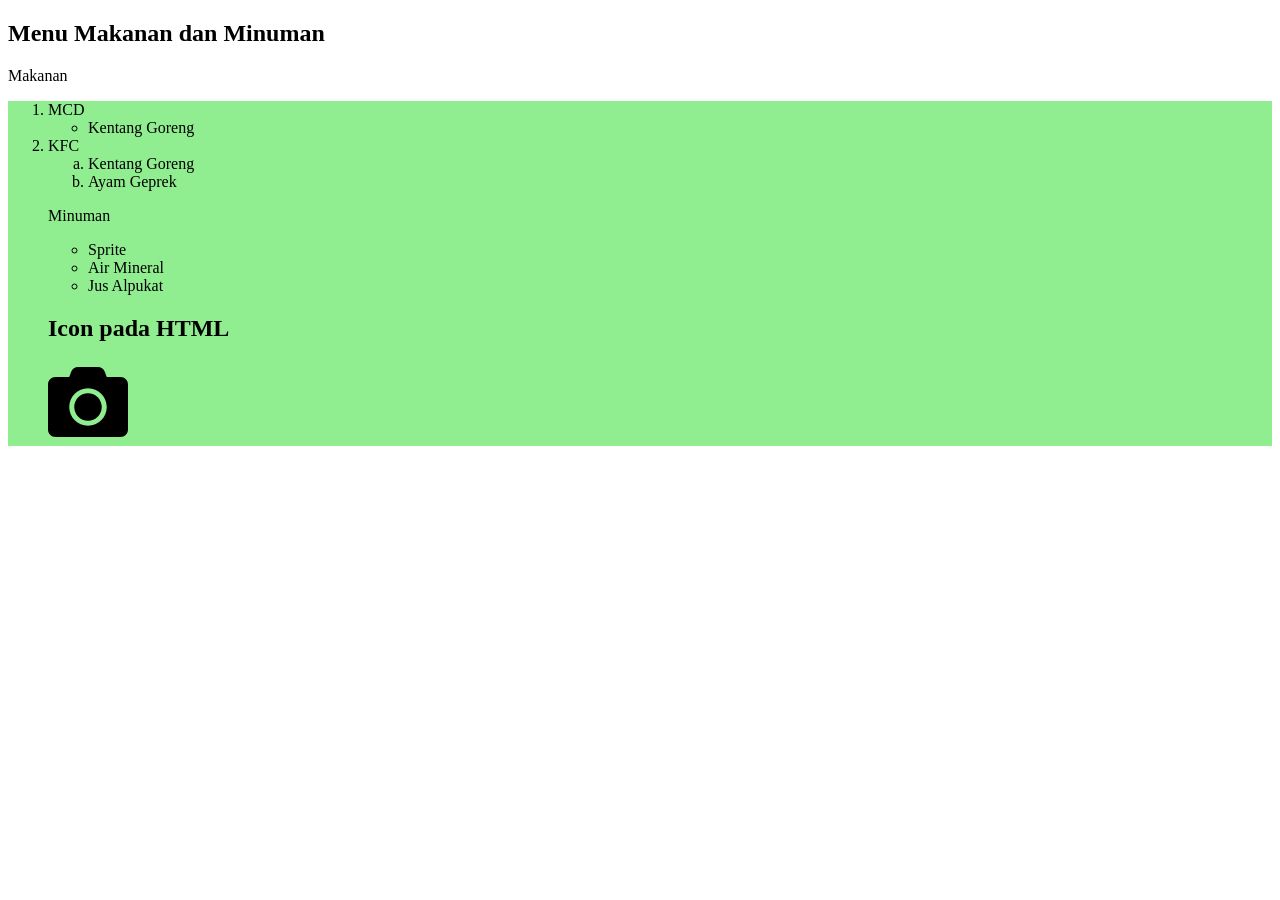
<file: list_gabungan.html>
<!DOCTYPE html>
<html>
    <head>
        <title>Orderlist dan Unorderlist</title>
        <style>
            ul{
                list-style-type: circle;
            }
            ol.a{
                list-style-type: lower-alpha;
            }
            ol{
                background-color: lightgreen;
            }
    
        </style>
    </head>
    <body>
        <h2>Menu Makanan dan Minuman</h2>
        <p>Makanan</p>
        <ol>
            <li>MCD</li>
            <ul>
                <li>Kentang Goreng</li>
            </ul>
            <li>KFC</li>
            <ol class="a">
                <li>Kentang Goreng</li>
            
                <li>Ayam Geprek</li>
        </ol>
        <p>Minuman</p>
        <ul>
            <li>Sprite</li>
            <li>Air Mineral</li>
            <li>Jus Alpukat</li>
        </ul>
        <h2>Icon pada HTML</h2>
        <i class="fas fa-camera"></i>
        <svg xmlns="http://www.w3.org/2000/svg" viewBox="0 0 512 512" width="80"><!--!Font Awesome Free v5.15.4 by @fontawesome - https://fontawesome.com License - https://fontawesome.com/license/free Copyright 2026 Fonticons, Inc.--><path d="M512 144v288c0 26.5-21.5 48-48 48H48c-26.5 0-48-21.5-48-48V144c0-26.5 21.5-48 48-48h88l12.3-32.9c7-18.7 24.9-31.1 44.9-31.1h125.5c20 0 37.9 12.4 44.9 31.1L376 96h88c26.5 0 48 21.5 48 48zM376 288c0-66.2-53.8-120-120-120s-120 53.8-120 120 53.8 120 120 120 120-53.8 120-120zm-32 0c0 48.5-39.5 88-88 88s-88-39.5-88-88 39.5-88 88-88 88 39.5 88 88z"/></svg>
    </body>
</html>
</file>
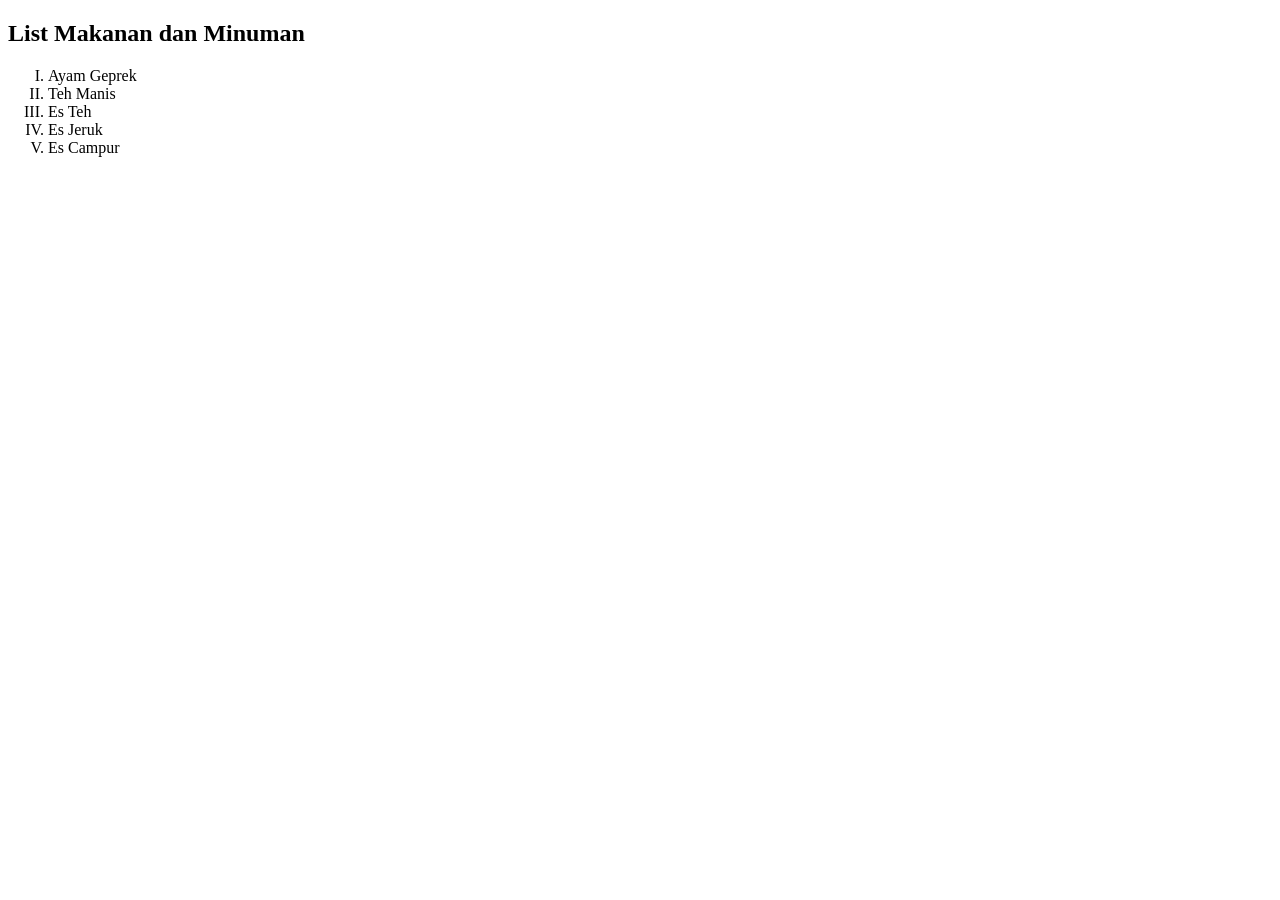
<file: orderlist.html>
<!DOCTYPE html>
<html>
    <head>
        <title>Orderlist HTML</title>
        <style>
            ol{
                list-style-type: upper-roman;
            }
        </style>
    </head>
    <body>
        <h2>List Makanan dan Minuman</h2>
        <ol>
            <li>Ayam Geprek</li>
            <li>Teh Manis</li>
            <li>Es Teh</li>
            <li>Es Jeruk</li>
            <li>Es Campur</li>
        </ol>
    </body>
</html>
</file>
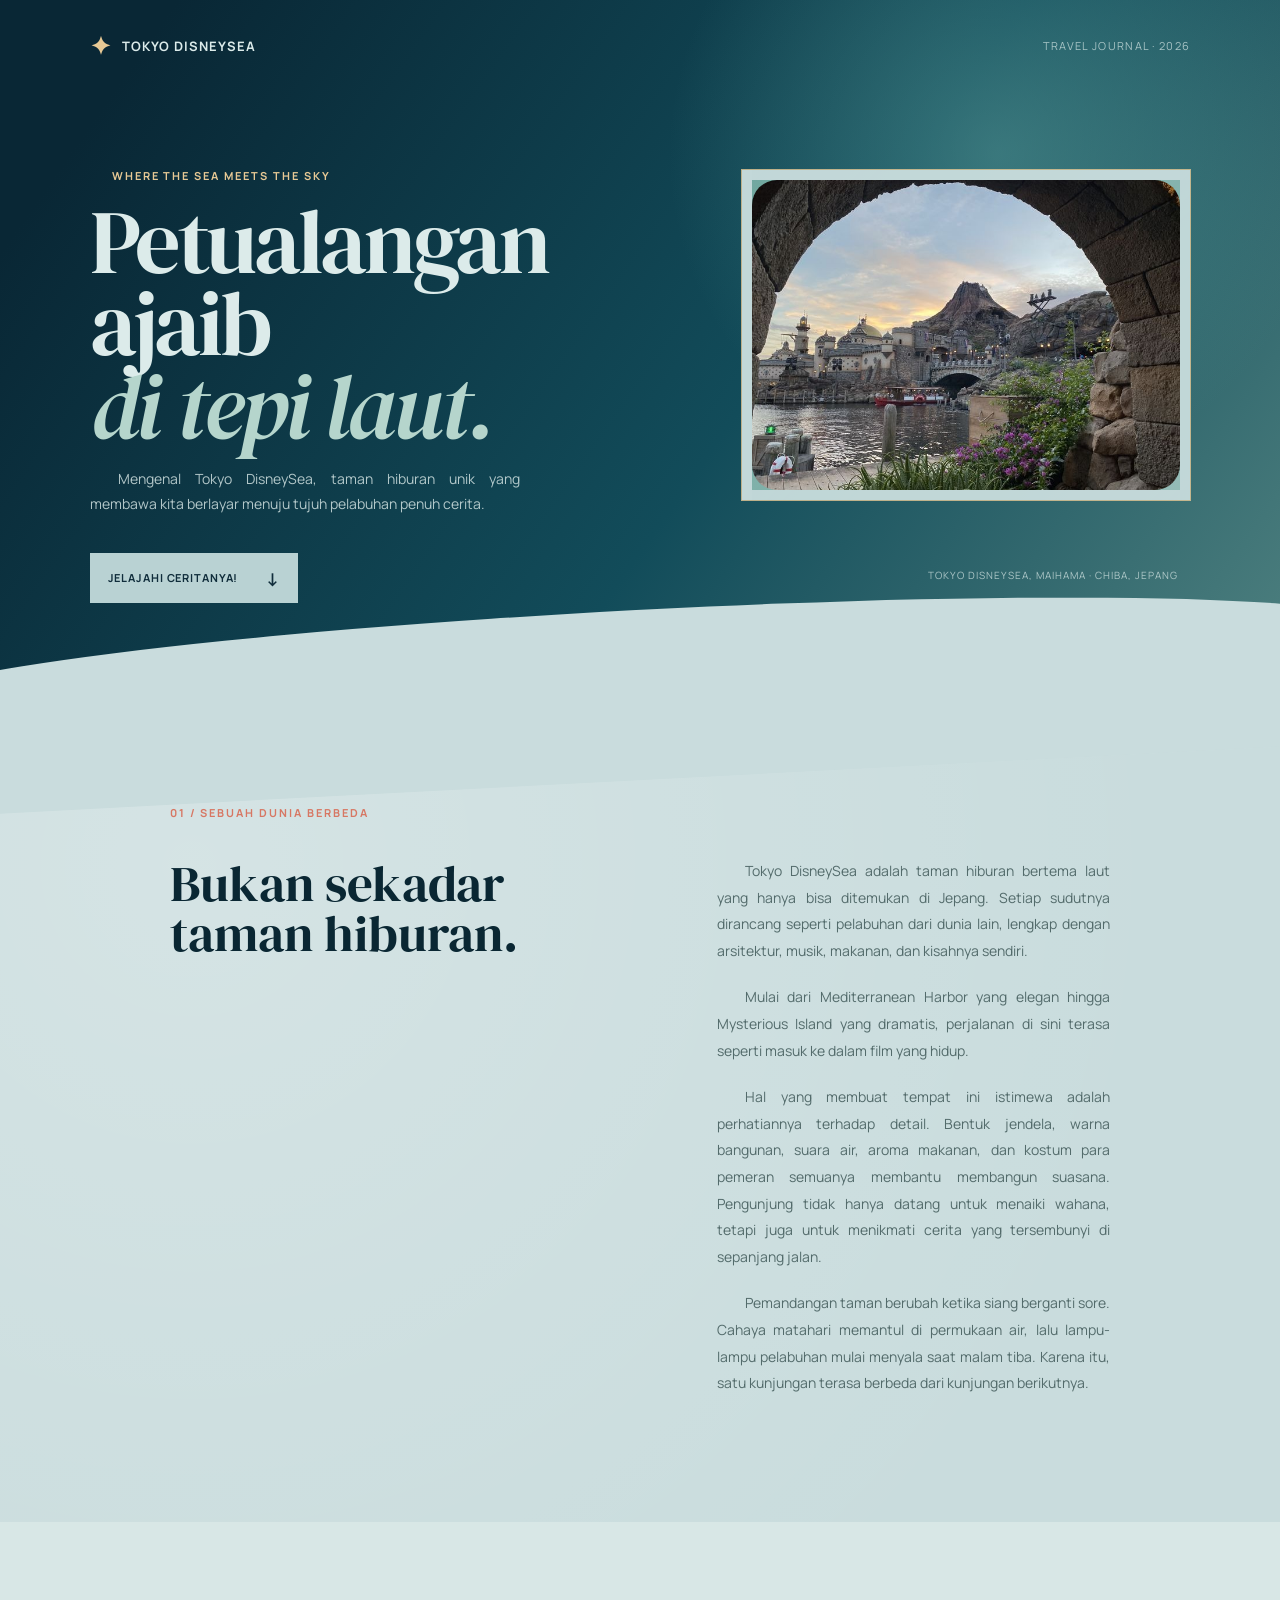
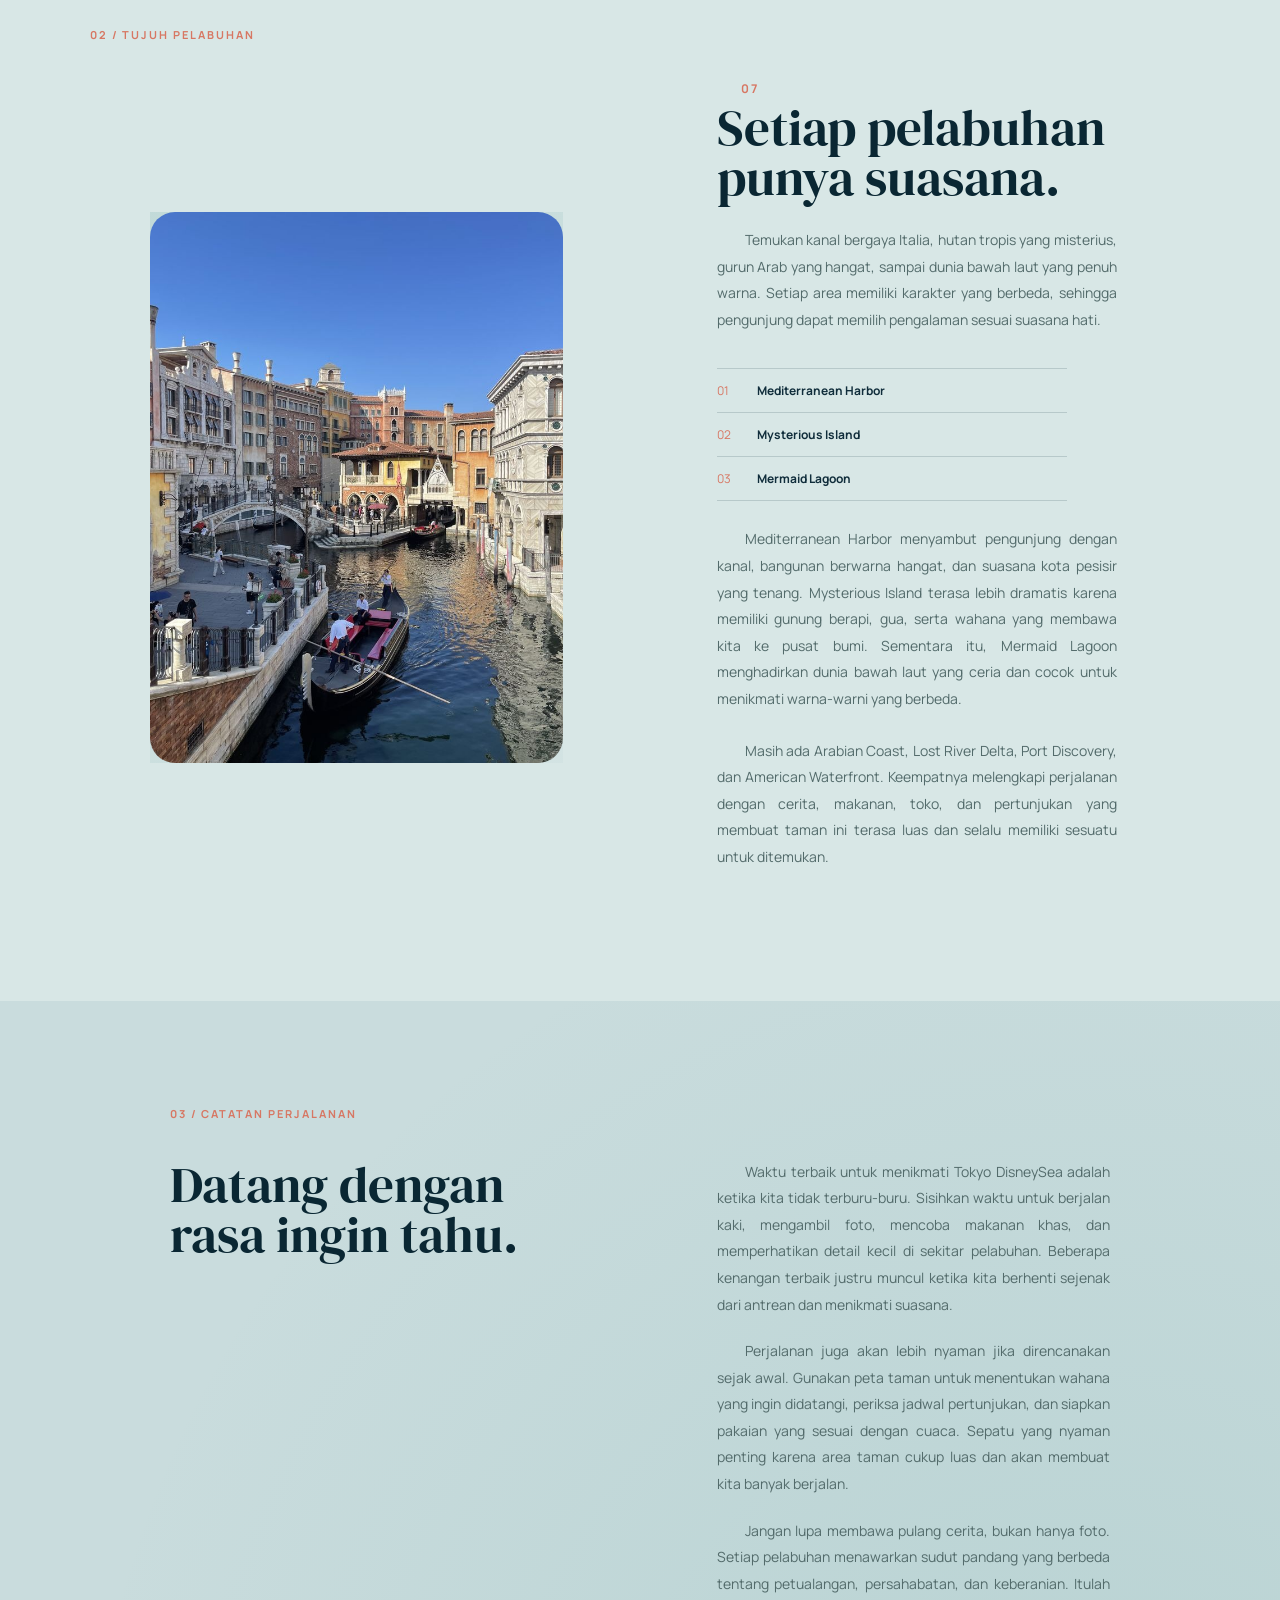
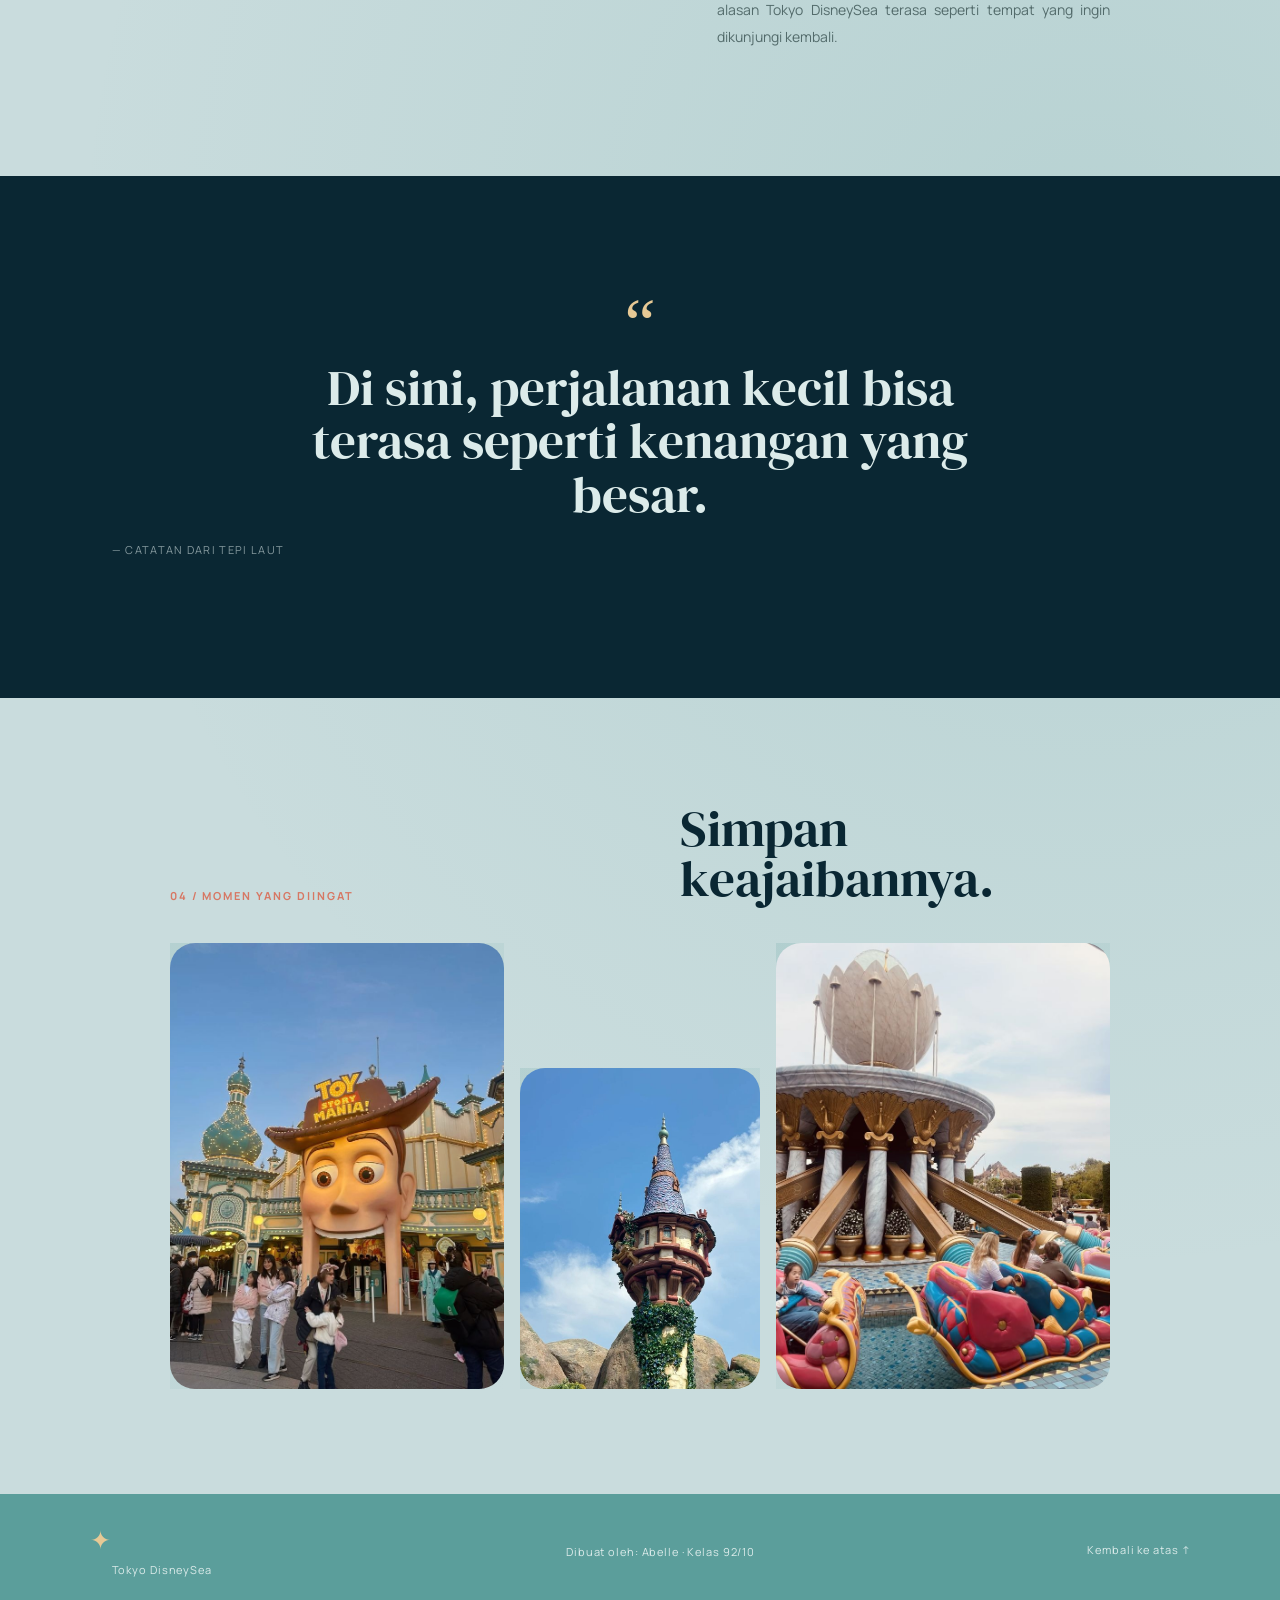
<file: STS_92_10.html>
<!DOCTYPE html>
<html lang="id">
<head>
	<meta charset="UTF-8">
	<meta name="viewport" content="width=device-width, initial-scale=1.0">
	<title>Tokyo DisneySea | Dunia Imajinasi</title>
	<link rel="stylesheet" href="STS_92_10.css">
</head>
<body>
	<main class="page-shell">
		<header class="hero">
			<nav class="topbar" aria-label="Navigasi utama">
				<a class="brand" href="#atas">
					<span class="brand-mark">✦</span>
					<span>Tokyo DisneySea</span>
				</a>
				<span class="edition">Travel journal · 2026</span>
			</nav>

			<div class="hero-copy" id="atas">
				<p class="eyebrow">Where the sea meets the sky</p>
				<h1>Petualangan ajaib<br><em>di tepi laut.</em></h1>
				<p class="hero-text">Mengenal Tokyo DisneySea, taman hiburan unik yang membawa kita berlayar menuju tujuh pelabuhan penuh cerita.</p>
				<a class="button" href="#jelajahi">Jelajahi ceritanya! <span>↓</span></a>
			</div>

			<div class="hero-visual image-slot hero-image">
				<img src="disneysea jp.jpeg" alt="Pemandangan utama Tokyo DisneySea" class="slot-image">
			</div>
			<p class="hero-caption">Tokyo DisneySea, Maihama · Chiba, Jepang</p>
		</header>

		<section class="intro section" id="jelajahi">
			<div class="section-kicker">01 / Sebuah dunia berbeda</div>
			<div class="intro-grid">
				<div>
					<h2>Bukan sekadar taman hiburan.</h2>
				</div>
				<div class="body-copy">
					<p>Tokyo DisneySea adalah taman hiburan bertema laut yang hanya bisa ditemukan di Jepang. Setiap sudutnya dirancang seperti pelabuhan dari dunia lain, lengkap dengan arsitektur, musik, makanan, dan kisahnya sendiri.</p>
					<p>Mulai dari Mediterranean Harbor yang elegan hingga Mysterious Island yang dramatis, perjalanan di sini terasa seperti masuk ke dalam film yang hidup.</p>
					<p>Hal yang membuat tempat ini istimewa adalah perhatiannya terhadap detail. Bentuk jendela, warna bangunan, suara air, aroma makanan, dan kostum para pemeran semuanya membantu membangun suasana. Pengunjung tidak hanya datang untuk menaiki wahana, tetapi juga untuk menikmati cerita yang tersembunyi di sepanjang jalan.</p>
					<p>Pemandangan taman berubah ketika siang berganti sore. Cahaya matahari memantul di permukaan air, lalu lampu-lampu pelabuhan mulai menyala saat malam tiba. Karena itu, satu kunjungan terasa berbeda dari kunjungan berikutnya.</p>
				</div>
			</div>
		</section>

		<section class="feature section">
			<div class="section-kicker">02 / Tujuh pelabuhan</div>
			<div class="feature-grid">
				<div class="image-slot feature-image">
					<img src="disneysea jp1.jpeg" alt="Suasana pelabuhan di Tokyo DisneySea" class="slot-image">
				</div>
				<div class="feature-copy">
					<p class="port-number">07</p>
					<h2>Setiap pelabuhan punya suasana.</h2>
					<p>Temukan kanal bergaya Italia, hutan tropis yang misterius, gurun Arab yang hangat, sampai dunia bawah laut yang penuh warna. Setiap area memiliki karakter yang berbeda, sehingga pengunjung dapat memilih pengalaman sesuai suasana hati.</p>
					<ul class="port-list">
						<li><span>01</span> Mediterranean Harbor</li>
						<li><span>02</span> Mysterious Island</li>
						<li><span>03</span> Mermaid Lagoon</li>
					</ul>
					<p>Mediterranean Harbor menyambut pengunjung dengan kanal, bangunan berwarna hangat, dan suasana kota pesisir yang tenang. Mysterious Island terasa lebih dramatis karena memiliki gunung berapi, gua, serta wahana yang membawa kita ke pusat bumi. Sementara itu, Mermaid Lagoon menghadirkan dunia bawah laut yang ceria dan cocok untuk menikmati warna-warni yang berbeda.</p>
					<p>Masih ada Arabian Coast, Lost River Delta, Port Discovery, dan American Waterfront. Keempatnya melengkapi perjalanan dengan cerita, makanan, toko, dan pertunjukan yang membuat taman ini terasa luas dan selalu memiliki sesuatu untuk ditemukan.</p>
				</div>
			</div>
		</section>

		<section class="visit-notes section">
			<div class="section-kicker">03 / Catatan perjalanan</div>
			<div class="intro-grid">
				<div>
					<h2>Datang dengan rasa ingin tahu.</h2>
				</div>
				<div class="body-copy">
					<p>Waktu terbaik untuk menikmati Tokyo DisneySea adalah ketika kita tidak terburu-buru. Sisihkan waktu untuk berjalan kaki, mengambil foto, mencoba makanan khas, dan memperhatikan detail kecil di sekitar pelabuhan. Beberapa kenangan terbaik justru muncul ketika kita berhenti sejenak dari antrean dan menikmati suasana.</p>
					<p>Perjalanan juga akan lebih nyaman jika direncanakan sejak awal. Gunakan peta taman untuk menentukan wahana yang ingin didatangi, periksa jadwal pertunjukan, dan siapkan pakaian yang sesuai dengan cuaca. Sepatu yang nyaman penting karena area taman cukup luas dan akan membuat kita banyak berjalan.</p>
					<p>Jangan lupa membawa pulang cerita, bukan hanya foto. Setiap pelabuhan menawarkan sudut pandang yang berbeda tentang petualangan, persahabatan, dan keberanian. Itulah alasan Tokyo DisneySea terasa seperti tempat yang ingin dikunjungi kembali.</p>
				</div>
			</div>
		</section>

		<section class="quote-section">
			<div class="quote-icon">“</div>
			<blockquote>Di sini, perjalanan kecil bisa terasa seperti kenangan yang besar.</blockquote>
			<p>— Catatan dari tepi laut</p>
		</section>

		<section class="gallery section">
			<div class="section-heading">
				<div class="section-kicker">04 / Momen yang diingat</div>
				<h2>Simpan keajaibannya.</h2>
			</div>
			<div class="gallery-grid">
				<div class="image-slot gallery-tall"><img src="disneysea jp2.jpeg" alt="Momen pertama di Tokyo DisneySea" class="slot-image"></div>
				<div class="image-slot gallery-small"><img src="disneysea jp3.jpeg" alt="Momen kedua di Tokyo DisneySea" class="slot-image"></div>
				<div class="image-slot gallery-wide"><img src="disneysea jp4.jpeg" alt="Momen ketiga di Tokyo DisneySea" class="slot-image"></div>
			</div>
		</section>

		<footer class="footer">
			<div>
				<span class="footer-mark">✦</span>
				<p>Tokyo DisneySea</p>
			</div>
			<p>Dibuat oleh: Abelle · Kelas 92/10</p>
			<a href="#atas">Kembali ke atas ↑</a>
		</footer>
	</main>
</body>
</html>
</file>
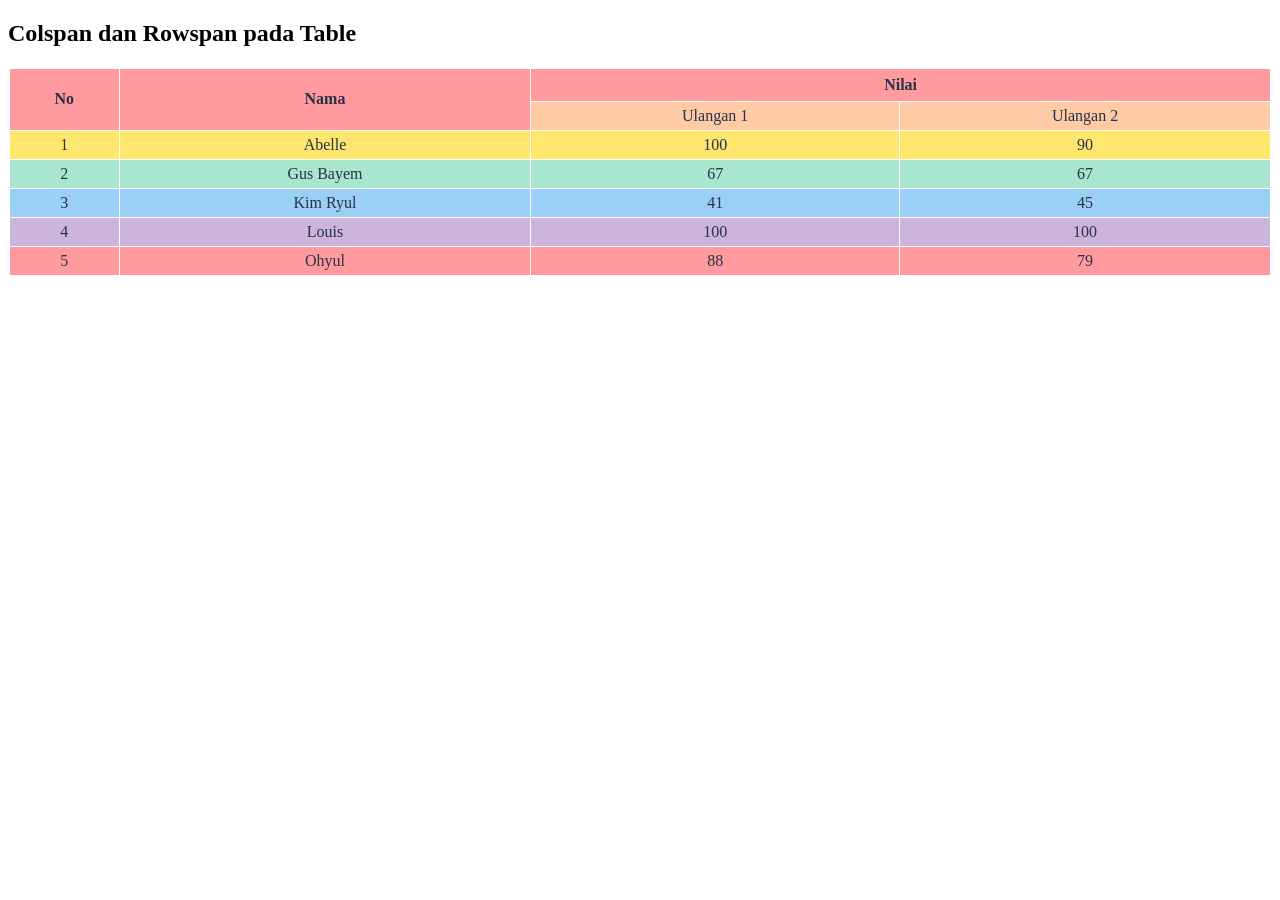
<file: tabel_gabung.html>
<!DOCTYPE html>
<html>
    <head>
        <title>Colspan dan Rowspan</title>
        <link rel="stylesheet" href="tabel_gabung.css">
    </head>
    <body>
        <h2>Colspan dan Rowspan pada Table</h2>
        <!-- colspan : menggabungkan kolom -->
        <!-- rowspan : menggabungkan baris -->
        <table class="grade-table">
            <tr>
                <th rowspan="2">No</th>
                <th rowspan="2">Nama</th>
                <th colspan="2">Nilai</th>
            </tr>
            <tr>
                <td>Ulangan 1</td>
                <td>Ulangan 2</td>
            </tr>
            <tr>
                <td>1</td>
                <td>Abelle</td>
                <td>100</td>
                <td>90</td>
            </tr>
            <tr>
                <td>2</td>
                <td>Gus Bayem</td>
                <td>67</td>
                <td>67</td>
            </tr>
            <tr>
                <td>3</td>
                <td>Kim Ryul</td>
                <td>41</td>
                <td>45</td>
            </tr>
            <tr>
                <td>4</td>
                <td>Louis</td>
                <td>100</td>
                <td>100</td>
            </tr>
            <tr>
                <td>5</td>
                <td>Ohyul</td>
                <td>88</td>
                <td>79</td>
            </tr>
        </table>
    </body>
</html>
</file>
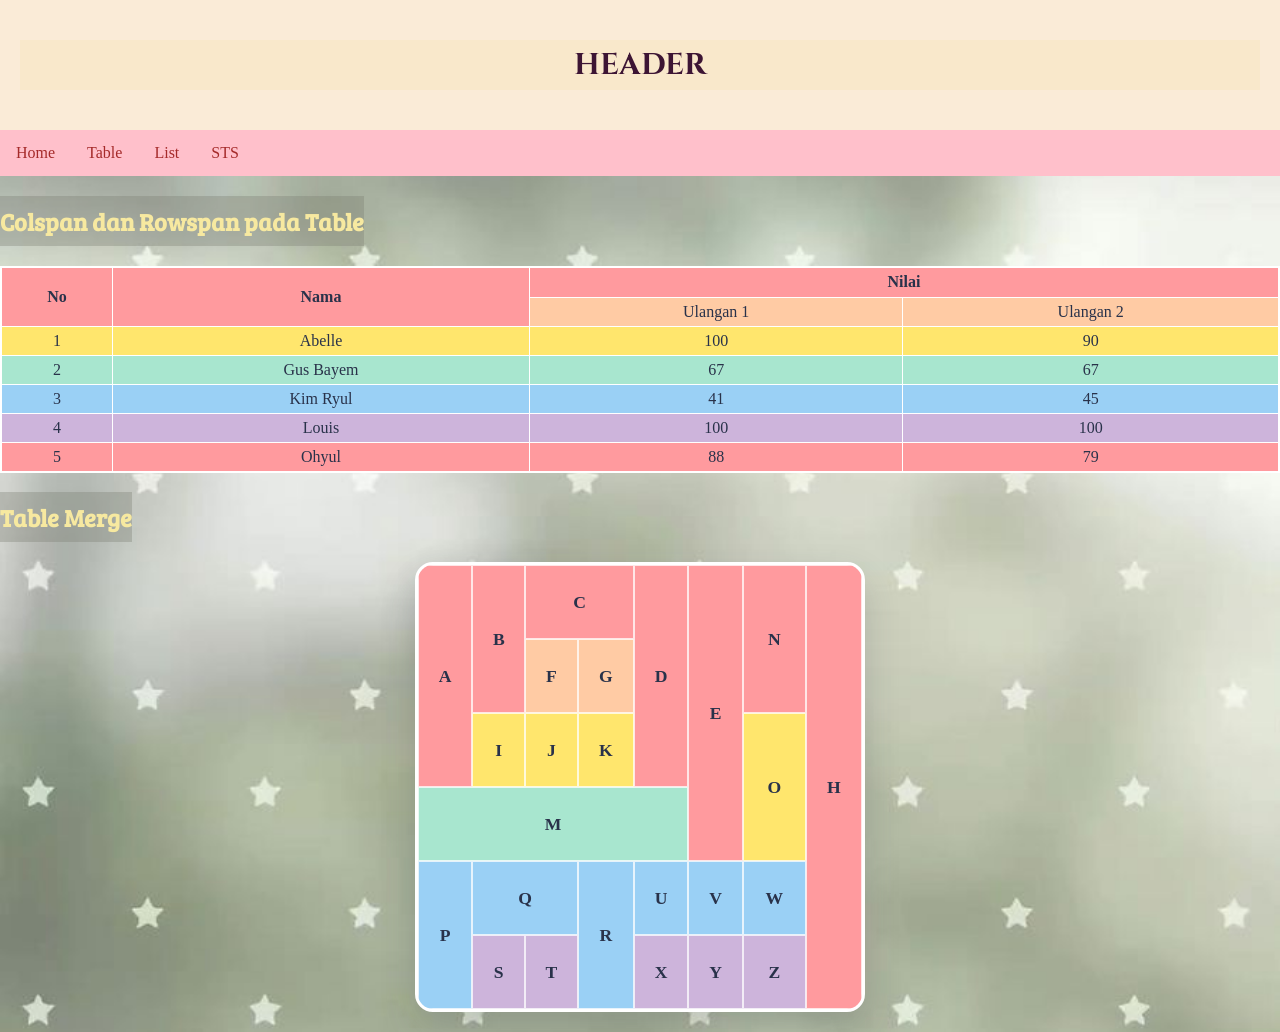
<file: table.html>
<!DOCTYPE html>
<html>
    <head>
        <title>Layout Website</title>
        <link rel="stylesheet" href="index.css">
        <link rel="stylesheet" href="../tabel_gabung.css">
    </head>
    <body>
        <!-- Membuat Header -->
        <div class="header">
            <h1>HEADER</h1>
        </div>
        <!-- Membuat Menu/navigator bar -->
         <div class="topnav">
            <a href="index.html">Home</a>
            <a href="table.html">Table</a>
            <a href="list.html">List</a>
            <a href="#">STS</a>
         </div>
         
         <!-- Membuat Konten -->
           <h2>Colspan dan Rowspan pada Table</h2>
        <!-- colspan : menggabungkan kolom -->
        <!-- rowspan : menggabungkan baris -->
        <table class="grade-table">
            <tr>
                <th rowspan="2">No</th>
                <th rowspan="2">Nama</th>
                <th colspan="2">Nilai</th>
            </tr>
            <tr>
                <td>Ulangan 1</td>
                <td>Ulangan 2</td>
            </tr>
            <tr>
                <td>1</td>
                <td>Abelle</td>
                <td>100</td>
                <td>90</td>
            </tr>
            <tr>
                <td>2</td>
                <td>Gus Bayem</td>
                <td>67</td>
                <td>67</td>
            </tr>
            <tr>
                <td>3</td>
                <td>Kim Ryul</td>
                <td>41</td>
                <td>45</td>
            </tr>
            <tr>
                <td>4</td>
                <td>Louis</td>
                <td>100</td>
                <td>100</td>
            </tr>
            <tr>
                <td>5</td>
                <td>Ohyul</td>
                <td>88</td>
                <td>79</td>
            </tr>
        </table>
        <h2>Table Merge</h2>
        <table class="colorful-table">
            <tr class="row-coral">
                <th rowspan="3">A</th>
                <th rowspan="2">B</th>
                <th colspan="2">C</th>
                <th rowspan="3">D</th>
                <th rowspan="4">E</th>
                <th rowspan="2">N</th>
                <th rowspan="6">H</th>
            </tr>
            <tr class="row-peach">
                <th rowspan="1">F</th>
                <th>G</th>
            </tr>
            <tr class="row-yellow">
                <th>I</th>
                <th>J</th>
                <th>K</th>
                <th rowspan="2"> O </th>
            </tr>
            <tr class="row-mint">
                <th colspan="5"> M </th>
            </tr>
            <tr class="row-blue">
                <th rowspan="2"> P </th>
                <th colspan="2"> Q </th>
                <th rowspan="2"> R </th>
                <th> U </th>
                <th> V </th>
                <th> W </th>
            </tr>
            <tr class="row-lavender">
                <th> S </th> 
                <th> T </th>
                <th> X </th>
                <th> Y </th>
                <th> Z </th>
            </tr>
        </table>
    </body>
</html>
</file>
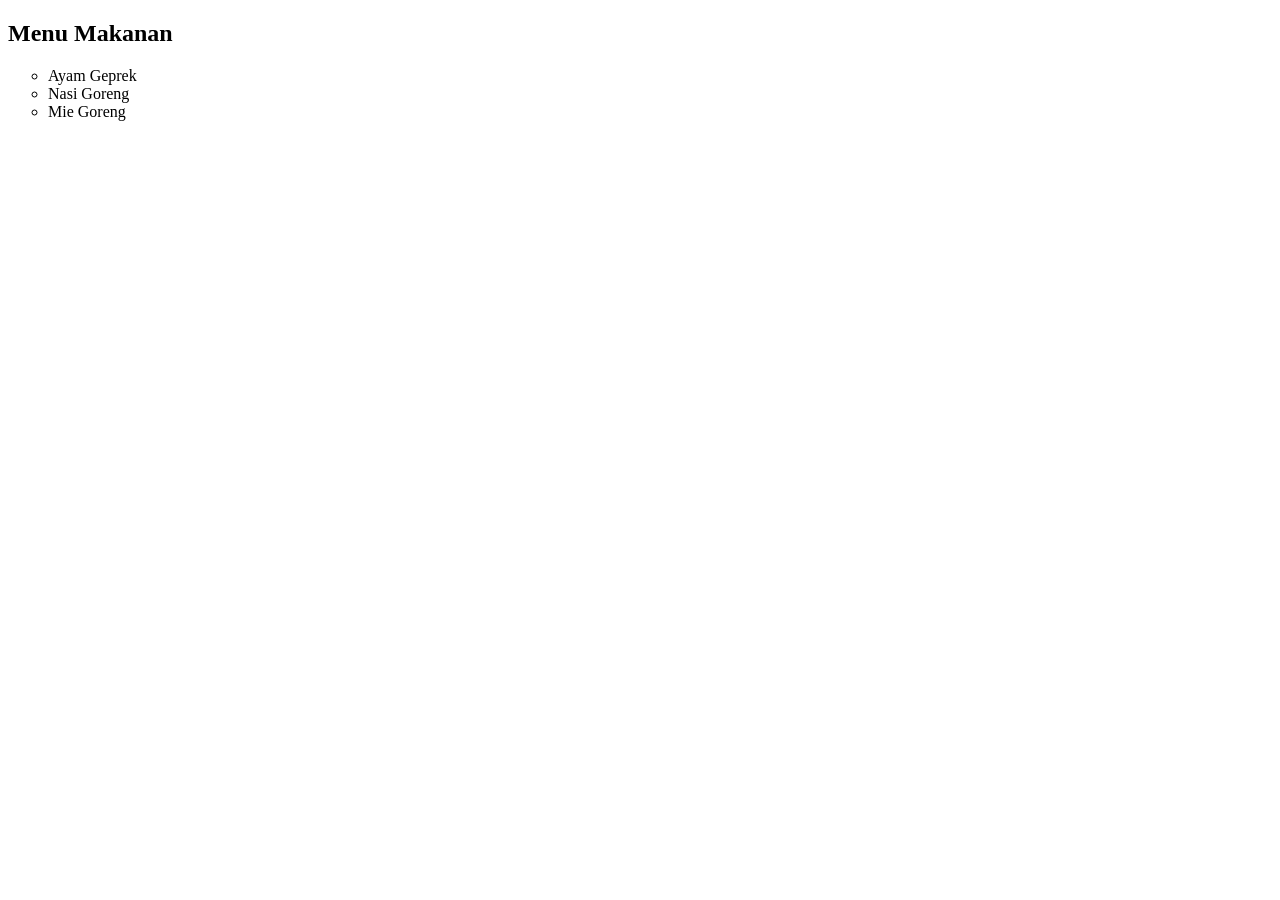
<file: unorderlist.html>
<!DOCTYPE html>
<html>
    <head>
        <title>Layout Website</title>
        <style>
            ul{
                list-style-type: circle;
            }
        </style>
    </head>
    <body>
        <h2>Menu Makanan</h2>
        <!-- style type ul: disc, circle, square-->
        <ul>
            <li>Ayam Geprek</li>
            <li>Nasi Goreng</li>
            <li>Mie Goreng</li>
        </ul>
    </body>
</html>
</file>
<file: index.css>
@import url('https://fonts.googleapis.com/css2?family=Bree+Serif&family=Cinzel:wght@600;700&family=DM+Serif+Display&family=Quicksand:wght@500;600;700&display=swap');

*{
    box-sizing: border-box;
}
body{
    margin: 0;
}
/* style header */
.header{
    background-color: antiquewhite;
    padding: 20px;
    text-align: center;
}
/* style untuk menu /topnav */
.topnav{
    overflow: hidden;
    background-color: pink;
}
/* style untuk menu /topnav link */
.topnav a{
    float: left;
    display: block;
    color: brown;
    text-align: center;
    padding: 14px 16px;
    text-decoration: none;
}
.topnav a:hover{
    background-color: cornsilk;
    color: brown;
}
.column{
    float: left;
    padding: 10px;
}
.column.side{
    width: 25%;
}
.column.middle{
    width: 50%;
}
.row::after{
    content: "";
    display: table;
    clear: both;
}
.footer{
    background-color: pink;
    text-align: center;
}

.colorful-table{
    width: min(450px, calc(100% - 32px));
    height: 450px;
    margin: 20px auto;
    border: 3px solid #ffffff;
    border-collapse: separate;
    border-spacing: 0;
    border-radius: 18px;
    overflow: hidden;
    background-color: #ffffff;
    box-shadow: 0 16px 35px rgb(55 65 81 / 20%);
}
.colorful-table th{
    height: 40px;
    padding: 8px;
    border: 1px solid rgb(255 255 255 / 75%);
    color: #29324a;
    font-size: 1.1rem;
    transition: background-color 160ms ease, color 160ms ease;
}
.colorful-table .row-coral th{ background-color: #ff9a9e; }
.colorful-table .row-peach th{ background-color: #ffcba4; }
.colorful-table .row-yellow th{ background-color: #ffe66d; }
.colorful-table .row-mint th{ background-color: #a8e6cf; }
.colorful-table .row-blue th{ background-color: #9ad0f5; }
.colorful-table .row-lavender th{ background-color: #cdb4db; }
.colorful-table th:hover{
    background-color: #ff6b6b;
    color: #ffffff;
}

/* biodata */
    body{
        background-image: url(background\ estetok.jpeg);
        background-size: cover;
        background-position: center;
        overflow-x: hidden;
    }
    h2{
        color: rgb(247, 233, 160);
        background-color:#797d7258;
        font-family: 'Bree Serif', serif;
        height: 50px;
        width: max-content;
        white-space: nowrap;
        display: flex;
        align-items: center;
        justify-content: center;
        animation: h2Walk 6.5s linear infinite;
    }

    @keyframes h2Walk {
        from { transform: translateX(-100%); }
        to { transform: translateX(100vw); }
    }

    .digital-clock{
        display: grid;
        grid-template-columns: 250px 1fr;
        align-items: center;
        width: min(94%, 980px);
        box-sizing: border-box;
        margin: 22px auto 30px;
        padding: 16px 20px;
        border: 1px solid rgba(111, 61, 46, 0.35);
        border-radius: 18px;
        background-color: rgba(243, 220, 153, 0.92);
        color: #442d2a;
        text-align: center;
        box-shadow: 0 8px 18px rgba(84, 27, 4, 0.18);
    }

    .clock-main{
        padding: 8px 22px 8px 4px;
        border-right: 1px solid rgba(111, 61, 46, 0.3);
    }

    #clockTime{
        font-family: 'Cinzel', serif;
        font-size: clamp(32px, 5vw, 48px);
        font-weight: 700;
        letter-spacing: 2px;
        line-height: 1;
    }

    #clockDate{
        margin-top: 9px;
        color: #6f3d2e;
        font-family: 'Quicksand', sans-serif;
        font-size: 14px;
    }

    .world-clocks{
        display: grid;
        grid-template-columns: repeat(4, minmax(90px, 1fr));
        gap: 8px;
        margin: 0;
        padding: 4px 0 4px 18px;
        border-top: 0;
    }

    .world-clock{
        display: flex;
        flex-direction: column;
        gap: 5px;
        padding: 8px 4px;
        border-radius: 10px;
        background-color: rgba(255, 250, 231, 0.35);
        font-family: 'Quicksand', sans-serif;
        font-size: 12px;
    }

    .world-clock span{
        color: #6f3d2e;
        font-size: 11px;
        text-align: center;
    }

    .world-location{
        width: 100%;
        border: 0;
        background: transparent;
        color: #6f3d2e;
        font-family: 'Quicksand', sans-serif;
        padding: 0;
        font-size: 11px;
        text-align: center;
        font-weight: 700;
        cursor: pointer;
    }

    .world-location:focus{
        outline: 2px solid #6f3d2e;
        outline-offset: 2px;
    }

    .world-clock strong{
        color: #442d2a;
        font-size: 16px;
        text-align: center;
    }

    @media (max-width: 600px){
        .digital-clock{
            display: block;
            width: min(92%, 520px);
            padding: 18px;
        }

        .clock-main{
            padding: 0 0 14px;
            border-right: 0;
            border-bottom: 1px solid rgba(111, 61, 46, 0.3);
        }

        .world-clocks{
            grid-template-columns: repeat(2, minmax(90px, 1fr));
            margin-top: 16px;
            padding: 0;
        }
    }
    
    h1{
        background-color: #f6e0b65e; 
        color:rgb(61, 21, 52);
        font-family: 'Cinzel', serif;
        font-size: 30px;
        font-weight: 700;
        height: 50px; display: flex;
        align-items: center;
        justify-content: center;
    }

p{
    font-family: 'Quicksand', sans-serif;
    font-size: 18px;
    line-height: 1.6;
    text-align: left;
}


div.biodata{
    margin: 30px auto;
    width: 70%;
    background-color: #445363;
    color: #e5e8e1;
    padding: 30px;
    border-radius: 12px;
    display: flex;
    justify-content: center;
    align-items: center;
}

div.hobbies{
    display: grid;
    grid-template-columns: repeat(3, 270px);
    justify-content: center;
    gap: 20px;
    width: min(90%, 840px);
    margin: 20px auto 40px;
}

div.hobby{
    width: 230px;
    min-height: 230px;
    padding: 20px;
    border-radius: 20px;
    color: #442d2a;
    text-align: center;
    box-shadow: 0 4px 8px 0 rgba(84, 27, 4, 0.25);
    transition: transform 0.3s ease;
}

div.hobby:hover{
    transform: translateY(-8px);
}

div.hobby-icon{
    display: flex;
    align-items: center;
    justify-content: center;
    width: 110px;
    height: 110px;
    margin: 0 auto 12px;
    border: 3px solid rgba(84, 27, 4, 0.25);
    border-radius: 50%;
    overflow: hidden;
}

div.hobby-icon img{
    width: 100%;
    height: 100%;
    object-fit: cover;
    display: block;
}

div.hobby h2{
    width: auto;
    height: auto;
    margin: 0;
    background: transparent;
    color: #442d2a;
    font-family: 'DM Serif Display', serif;
    font-size: 25px;
    animation: none;
}

div.hobby p{
    margin: 8px 0 0;
    font-size: 16px;
    line-height: 1.4;
    text-align: center;
}

div.hobby-drawing{
    cursor: pointer;
}

.drawing-modal{
    position: fixed;
    inset: 0;
    display: flex;
    align-items: center;
    justify-content: center;
    padding: 20px;
    background-color: rgba(35, 25, 25, 0.65);
    opacity: 0;
    visibility: hidden;
    transition: opacity 0.25s ease, visibility 0.25s ease;
    z-index: 20;
}

.drawing-modal.show{
    opacity: 1;
    visibility: visible;
}

.drawing-modal-content{
    position: relative;
    width: min(90%, 520px);
    max-height: 82vh;
    overflow-y: auto;
    padding: 32px;
    border-radius: 18px;
    background-color: #f3dc99;
    color: #442d2a;
    box-shadow: 0 8px 24px rgba(0, 0, 0, 0.3);
    transform: translateY(80px) rotate(-2deg) scale(0.88);
    transform-origin: center bottom;
}

.drawing-modal.show .drawing-modal-content{
    animation: bookModalOpen 0.65s cubic-bezier(0.22, 1, 0.36, 1) forwards;
}

.drawing-modal-content h2{
    width: auto;
    height: auto;
    margin: 0 28px 14px 0;
    background: transparent;
    color: #442d2a;
    font-family: 'DM Serif Display', serif;
    font-size: 28px;
    animation: none;
}

.drawing-modal.show .drawing-modal-content h2{
    animation: bookTextReveal 0.45s ease 0.22s both;
}

.drawing-modal-content p{
    margin: 0;
    font-size: 17px;
    line-height: 1.55;
    text-align: left;
}

.drawing-modal.show .drawing-modal-content > p,
.drawing-modal.show .drawing-modal-content .drawing-timeline,
.drawing-modal.show .drawing-modal-content .drawing-tools{
    animation: bookTextReveal 0.45s ease 0.34s both;
}

.drawing-timeline{
    position: relative;
    display: flex;
    align-items: center;
    gap: 18px;
    margin: 22px 0 18px;
    padding-left: 16px;
    border-left: 2px solid rgba(68, 45, 42, 0.45);
    text-align: left;
}

div.timeline-step{
    position: relative;
    display: flex;
    flex-direction: column;
    gap: 2px;
    flex: 1;
    margin-bottom: 0;
    font-family: 'Quicksand', sans-serif;
    font-size: 12px;
}

div.timeline-step:last-child{
    margin-bottom: 0;
}

div.timeline-step::before{
    position: absolute;
    top: 3px;
    left: -22px;
    width: 8px;
    height: 8px;
    border: 2px solid #bf8414;
    border-radius: 50%;
    background-color: #f3dc99;
    content: '';
}

div.timeline-step strong{
    color: #442d2a;
    font-size: 13px;
}

div.timeline-step span{
    color: rgba(68, 45, 42, 0.78);
    line-height: 1.3;
}

div.timeline-date{
    flex: 0 0 auto;
    padding: 12px 14px;
    border: 3px solid #6f3d2e;
    border-radius: 12px;
    background-color: #f3dc99;
    color: #442d2a;
    font-family: 'Cinzel', serif;
    font-size: 20px;
    font-weight: 700;
    letter-spacing: 1px;
    white-space: nowrap;
    box-shadow: 3px 3px 0 rgba(111, 61, 46, 0.35);
}

@media (max-width: 520px){
    .drawing-timeline{
        align-items: flex-start;
        flex-direction: column;
        gap: 14px;
    }

    div.timeline-date{
        align-self: flex-end;
    }
}

div.drawing-tools{
    display: flex;
    flex-wrap: wrap;
    justify-content: center;
    gap: 5px;
    font-family: 'Quicksand', sans-serif;
    font-size: 11px;
}

div.drawing-tools strong{
    width: 100%;
    margin-bottom: 2px;
    color: #442d2a;
    font-size: 13px;
}

div.drawing-tools span{
    display: inline-flex;
    flex-direction: column;
    align-items: center;
    gap: 5px;
    padding: 7px 9px;
    border-radius: 10px;
    background-color: rgba(243, 220, 153, 0.75);
    color: #442d2a;
}

div.drawing-tools .drawing-tool img{
    width: 46px;
    height: 46px;
    border-radius: 10px;
    object-fit: contain;
}

.close-drawing-modal{
    position: absolute;
    top: 10px;
    right: 14px;
    border: 0;
    background: transparent;
    color: #442d2a;
    font-size: 30px;
    cursor: pointer;
}

div.hobby-reading{
    background-color: #f3dc99;
}

div.hobby-reading .hobby-icon{
    background-color: #bf8414;
}

div.hobby-drawing{
    background-color: #bf8414;
}

div.hobby-drawing .hobby-icon{
    background-color: #f3dc99;
}

div.hobby-music{
    background-color: #f3dc99;
}

div.hobby-music h2{
    font-size: 25px;
    line-height: 1.2;
}

div.hobby-music .hobby-icon{
    background-color: #6f3d2e;
    color: #f9e8ba;
}

div.skills{
    display: grid;
    grid-template-columns: repeat(2, minmax(220px, 1fr));
    gap: 16px;
    width: min(90%, 760px);
    margin: 20px auto 42px;
    padding: 4px;
}

div.skill{
    padding: 18px 20px;
    border: 1px solid rgba(249, 232, 186, 0.25);
    border-radius: 14px;
    background-color: #445363;
    box-shadow: 0 4px 8px rgba(35, 25, 25, 0.16);
}

div.skill-label{
    display: flex;
    justify-content: space-between;
    margin-bottom: 14px;
    color: #f9e8ba;
    font-family: 'Quicksand', sans-serif;
    font-size: 15px;
    font-weight: 600;
}

div.skill-label strong{
    padding: 3px 8px;
    border-radius: 10px;
    background-color: #f3dc99;
    color: #442d2a;
    font-size: 13px;
}

div.skill-meter{
    display: flex;
    align-items: center;
    justify-content: space-between;
    gap: 12px;
}

div.skill-score{
    color: #f3dc99;
    font-family: 'Cinzel', serif;
    font-size: 30px;
    font-weight: 700;
    line-height: 1;
}

div.skill-score span{
    color: rgba(249, 232, 186, 0.7);
    font-family: 'Quicksand', sans-serif;
    font-size: 13px;
    font-weight: 500;
}

div.skill-status{
    min-width: 82px;
    color: rgba(249, 232, 186, 0.8);
    font-family: 'Quicksand', sans-serif;
    font-size: 11px;
    text-align: right;
}

@media (max-width: 620px){
    div.skills{
        grid-template-columns: 1fr;
    }
}

@media (max-width: 900px){
    div.hobbies{
        grid-template-columns: repeat(2, 270px);
    }
}

@media (max-width: 620px){
    div.hobbies{
        grid-template-columns: 270px;
    }
}

div.playlist{
    width: min(90%, 900px);
    margin: 20px auto 40px;
    overflow: hidden;
    border-radius: 12px;
}

div.playlist iframe{
    display: block;
    border: 0;
}

#backToTop{
    position: fixed;
    right: 24px;
    bottom: 24px;
    width: 48px;
    height: 48px;
    border: 0;
    border-radius: 50%;
    background-color: #445363;
    color: #f9e8ba;
    font-family: 'Quicksand', sans-serif;
    font-size: 26px;
    font-weight: 700;
    cursor: pointer;
    opacity: 0;
    visibility: hidden;
    transform: translateY(12px);
    transition: opacity 0.3s ease, visibility 0.3s ease, transform 0.3s ease;
    z-index: 10;
}

div.random-fact{
    width: min(90%, 700px);
    margin: 20px auto 60px;
    padding: 24px;
    border-radius: 16px;
    background-color: #445363;
    color: #e5e8e1;
    text-align: center;
}

div.random-fact p{
    margin: 0 0 18px;
    color: #f9e8ba;
    font-family: 'Quicksand', sans-serif;
    font-size: 20px;
    text-align: center;
}

#factButton{
    padding: 10px 18px;
    border: 0;
    border-radius: 20px;
    background-color: #f3dc99;
    color: #442d2a;
    font-family: 'Quicksand', sans-serif;
    font-size: 16px;
    font-weight: 700;
    cursor: pointer;
}

#factButton:hover{
    background-color: #bf8414;
}

#backToTop.show{
    opacity: 1;
    visibility: visible;
    transform: translateY(0);
}

#backToTop:hover{
    background-color: #6f3d2e;
}

.books-scroll{
    width: 100%;
    overflow-x: auto;
    overflow-y: hidden;
    padding: 10px 0 25px;
}

div.books{
    display: flex;
    justify-content: flex-start;
    gap: 20px;
    width: max-content;
    text-align: center;
}

div.book{
    width: 260px;
    height: 350px;
    flex: 0 0 auto;
    padding: 15px;
    border-radius: 25px;
    background-color: #f3dc99;
    color: rgba(84, 27, 4, 0.888);
    box-shadow: 0 4px 8px 0 rgba(84, 27, 4, 0.25);
    cursor: pointer;
}

div.book:nth-child(even){
    background-color: #bf8414;
}

div.book:hover{
    transition: transform 0.3s ease;
    transform: scale(1.1);
}

div.book-cover{
    width: 200px;
    height: 240px;
    margin: 0 auto;
    display: flex;
    align-items: center;
    justify-content: center;
    border: 4px solid rgba(84, 27, 4, 0.35);
    background-color: #6f3d2e;
    color: #f9e8ba;
    font-family: 'Cinzel', serif;
    font-size: 24px;
    font-weight: 700;
    line-height: 1.25;
    text-align: center;
}

div.book > img{
    display: block;
    width: 200px;
    height: 240px;
    object-fit: contain;
    background-color: #f9e8ba;
    margin: 0 auto;
}

div.book p{
    margin: 10px 0 0;
    color: rgba(84, 27, 4, 0.888);
    font-family: 'DM Serif Display', serif;
    font-size: 22px;
    text-align: center;
}

.book-modal{
    position: fixed;
    inset: 0;
    display: flex;
    align-items: center;
    justify-content: center;
    padding: 20px;
    background-color: rgba(35, 25, 25, 0.65);
    opacity: 0;
    visibility: hidden;
    transition: opacity 0.25s ease, visibility 0.25s ease;
    z-index: 20;
}

.book-modal.show{
    opacity: 1;
    visibility: visible;
}

.book-modal-content{
    position: relative;
    width: min(90%, 520px);
    padding: 32px;
    border-radius: 18px;
    background-color: #f3dc99;
    color: #442d2a;
    box-shadow: 0 8px 24px rgba(0, 0, 0, 0.3);
    text-align: center;
    transform: translateY(80px) rotate(-2deg) scale(0.88);
    transform-origin: center bottom;
}

.book-modal.show .book-modal-content{
    animation: bookModalOpen 0.65s cubic-bezier(0.22, 1, 0.36, 1) forwards;
}

@keyframes bookModalOpen{
    0%{
        opacity: 0;
        transform: translateY(80px) rotate(-2deg) scale(0.88);
    }
    60%{
        opacity: 1;
        transform: translateY(-10px) rotate(1deg) scale(1.02);
    }
    100%{
        opacity: 1;
        transform: translateY(0) rotate(0) scale(1);
    }
}

.book-modal-content h2{
    width: auto;
    height: auto;
    margin: 0 28px 16px 0;
    background: transparent;
    color: #442d2a;
    font-family: 'DM Serif Display', serif;
    font-size: 28px;
    animation: none;
}

.book-modal.show .book-modal-content h2{
    animation: bookTextReveal 0.45s ease 0.22s both;
}

.book-modal-content p{
    margin: 0;
    color: #442d2a;
    font-family: 'Quicksand', sans-serif;
    font-size: 18px;
    line-height: 1.6;
    text-align: center;
}

.book-review{
    margin-top: 22px;
    padding-top: 18px;
    border-top: 1px solid rgba(68, 45, 42, 0.25);
}

.book-review h3{
    margin: 0 0 8px;
    color: #6f3d2e;
    font-family: 'DM Serif Display', serif;
    font-size: 22px;
}

.book-review p{
    margin-bottom: 14px;
}

#bookModalRating{
    display: inline-block;
    padding: 7px 16px;
    border-radius: 18px;
    background-color: #6f3d2e;
    color: #f9e8ba;
    font-family: 'Cinzel', serif;
    font-size: 22px;
    letter-spacing: 1px;
}

.book-modal.show .book-modal-content p{
    animation: bookTextReveal 0.45s ease 0.34s both;
}

@keyframes bookTextReveal{
    from{
        opacity: 0;
        transform: translateY(12px);
    }
    to{
        opacity: 1;
        transform: translateY(0);
    }
}

@media (prefers-reduced-motion: reduce){
    .book-modal,
    .book-modal-content,
    .book-modal-content h2,
    .book-modal-content p,
    .drawing-modal,
    .drawing-modal-content,
    .drawing-modal-content h2,
    .drawing-modal-content > p,
    .drawing-modal-content .drawing-timeline,
    .drawing-modal-content .drawing-tools,
    .food-modal,
    .food-modal-content,
    .food-modal-content h2,
    .food-modal-recipe{
        animation: none;
        transition: none;
        transform: none;
    }
}

.close-book-modal{
    position: absolute;
    top: 10px;
    right: 14px;
    border: 0;
    background: transparent;
    color: #442d2a;
    font-size: 30px;
    cursor: pointer;
}

.food-modal{
    position: fixed;
    inset: 0;
    display: flex;
    align-items: center;
    justify-content: center;
    padding: 20px;
    background-color: rgba(35, 25, 25, 0.65);
    opacity: 0;
    visibility: hidden;
    transition: opacity 0.25s ease, visibility 0.25s ease;
    z-index: 20;
}

.food-modal.show{
    opacity: 1;
    visibility: visible;
}

.food-modal-content{
    position: relative;
    width: min(90%, 620px);
    max-height: min(82vh, 680px);
    padding: 32px;
    border-radius: 18px;
    background-color: #f3dc99;
    color: #442d2a;
    box-shadow: 0 8px 24px rgba(0, 0, 0, 0.3);
    transform: translateY(80px) rotate(-2deg) scale(0.88);
    transform-origin: center bottom;
}

.food-modal.show .food-modal-content{
    animation: bookModalOpen 0.65s cubic-bezier(0.22, 1, 0.36, 1) forwards;
}

.food-modal-content h2{
    width: auto;
    height: auto;
    margin: 0 28px 16px 0;
    background: transparent;
    color: #442d2a;
    font-family: 'DM Serif Display', serif;
    font-size: 28px;
    animation: none;
}

.food-modal.show .food-modal-content h2{
    animation: bookTextReveal 0.45s ease 0.22s both;
}

.food-modal-recipe{
    max-height: calc(min(82vh, 680px) - 110px);
    overflow-y: auto;
    padding-right: 14px;
    color: #442d2a;
    font-family: 'Quicksand', sans-serif;
    font-size: 17px;
    line-height: 1.65;
    white-space: pre-line;
}

.food-modal.show .food-modal-recipe{
    animation: bookTextReveal 0.45s ease 0.34s both;
}

.close-food-modal{
    position: absolute;
    top: 10px;
    right: 14px;
    border: 0;
    background: transparent;
    color: #442d2a;
    font-size: 30px;
    cursor: pointer;
}

div.content{
    display: flex;
    align-items: center;
    justify-content: center;
    gap: 60px;
}

div.foto{
    position: relative;
    width: 250px;
    height: 250px;
    overflow: hidden;
    border-radius: 15px;
    cursor: pointer;
    display: flex;
    align-items: center;
    justify-content: center;
    border: 3px solid #97a7b8;
}

div.foto img{
    position:absolute;
    width: 100%;
    height: 100%;
    object-fit: cover;
    object-position: center;
    transition: transform 0.5s ease, opacity 0.5s ease;
}

div.foto img.top{
    opacity: 1;
    z-index: 2;
}

div.foto:hover img.top{
    opacity: 0;
    transform: scale(1.1);
}

div.foto img.bottom{
    opacity: 0;
    z-index: 1;
}

div.foto:hover img.bottom{
    opacity: 1;
    transform: scale(1.1);
}

.makanan-scroll{
    width: 100%;
    overflow-x: auto;
    overflow-y: hidden;
    padding: 10px 0 25px;
    scrollbar-width: auto;
}

div.makanan{
    display: flex;
    justify-content: flex-start;
    gap: 20px;
    width: max-content;
    text-align: center;
    font-family: 'DM Serif Display', serif;
}

div.makanan > div{
    flex: 0 0 auto;
    cursor: pointer;
}

div.makanan p{
    font-family: 'DM Serif Display', serif;
    font-size: 22px;
    font-weight: 450;
    margin: 10px 0 0;
    text-align: center;
}

div.sate{
    width: 260px;
    height: 280px;
    border-radius: 25px;
    box-shadow: 0 4px 8 px 0; color: rgba(84, 27, 4, 0.888);
    margin-bottom: 25px;
    background-color: #f3dc99;
    padding: 15px;
}
div.sate:hover{
    overflow: hidden;
    transition: transform 0.3s ease;
    transform: scale(1.1);
}
div.mie{
    width: 260px;
    height: 280px;
    border-radius: 25px;
    box-shadow: 0 4px 8 px 0; color: rgba(84, 27, 4, 0.888);
    margin-bottom: 25px;
    background-color: #bf8414;    
    padding: 15px;
}
div.mie:hover{
    overflow: hidden;
    transition: transform 0.3s ease;
    transform: scale(1.1);
}
div.martabak{
    width: 260px;
    height: 280px;
    border-radius: 25px;
    box-shadow: 0 4px 8 px 0; color: rgba(84, 27, 4, 0.888);
    margin-bottom: 25px;
    background-color: #f3dc99;  
    padding: 15px;
}
div.martabak:hover{
    overflow: hidden;
    transition: transform 0.3s ease;
    transform: scale(1.1);
}
div.bakwan{
    width: 260px;
    height: 280px;
    border-radius: 25px;
    box-shadow: 0 4px 8 px 0; color: rgba(84, 27, 4, 0.888);
    margin-bottom: 25px;
    background-color: #bf8414;   
    padding: 15px;
}
div.bakwan:hover{
    overflow: hidden;
    transition: transform 0.3s ease;
    transform: scale(1.1);
}
div.cookies{
    width: 260px;
    height: 280px;
    border-radius: 25px;
    box-shadow: 0 4px 8 px 0; color: rgba(84, 27, 4, 0.888);
    margin-bottom: 25px;
    background-color: #f3dc99;
    padding: 15px;
}
div.cookies:hover{
    overflow: hidden;
    transition: transform 0.3s ease;
    transform: scale(1.1);
}
div.pancakes{
    width: 260px;
    height: 280px;
    border-radius: 25px;
    box-shadow: 0 4px 8 px 0; color: rgba(84, 27, 4, 0.888);
    margin-bottom: 25px;
    background-color: #bf8414;
    padding: 15px;
}
div.pancakes:hover{
    overflow: hidden;
    transition: transform 0.3s ease;
    transform: scale(1.1);
}
div.churros{
    width: 260px;
    height: 280px;
    border-radius: 25px;
    box-shadow: 0 4px 8 px 0; color: rgba(84, 27, 4, 0.888);
    margin-bottom: 25px;
    background-color: #f3dc99;
    padding: 15px;
}
div.churros:hover{
    overflow: hidden;
    transition: transform 0.3s ease;
    transform: scale(1.1);
}
div.sashimi{
    width: 260px;
    height: 280px;
    border-radius: 25px;
    box-shadow: 0 4px 8 px 0; color: rgba(84, 27, 4, 0.888);
    margin-bottom: 25px;
    background-color: #bf8414;
    padding: 15px;
}
div.sashimi:hover{
    overflow: hidden;
    transition: transform 0.3s ease;
    transform: scale(1.1);
}
</file>
<file: biodatastyle.css>
@import url('https://fonts.googleapis.com/css2?family=Bree+Serif&family=Cinzel:wght@600;700&family=DM+Serif+Display&family=Quicksand:wght@500;600;700&display=swap');

    body{
        background-image: url(background\ estetok.jpeg);
        background-size: cover;
        background-position: center;
        overflow-x: hidden;
    }
    h2{
        color: rgb(247, 233, 160);
        background-color:#797d7258;
        font-family: 'Bree Serif', serif;
        height: 50px;
        width: max-content;
        white-space: nowrap;
        display: flex;
        align-items: center;
        justify-content: center;
        animation: h2Walk 6.5s linear infinite;
    }

    @keyframes h2Walk {
        from { transform: translateX(-100%); }
        to { transform: translateX(100vw); }
    }

    .digital-clock{
        display: grid;
        grid-template-columns: 250px 1fr;
        align-items: center;
        width: min(94%, 980px);
        box-sizing: border-box;
        margin: 22px auto 30px;
        padding: 16px 20px;
        border: 1px solid rgba(111, 61, 46, 0.35);
        border-radius: 18px;
        background-color: rgba(243, 220, 153, 0.92);
        color: #442d2a;
        text-align: center;
        box-shadow: 0 8px 18px rgba(84, 27, 4, 0.18);
    }

    .clock-main{
        padding: 8px 22px 8px 4px;
        border-right: 1px solid rgba(111, 61, 46, 0.3);
    }

    #clockTime{
        font-family: 'Cinzel', serif;
        font-size: clamp(32px, 5vw, 48px);
        font-weight: 700;
        letter-spacing: 2px;
        line-height: 1;
    }

    #clockDate{
        margin-top: 9px;
        color: #6f3d2e;
        font-family: 'Quicksand', sans-serif;
        font-size: 14px;
    }

    .world-clocks{
        display: grid;
        grid-template-columns: repeat(4, minmax(90px, 1fr));
        gap: 8px;
        margin: 0;
        padding: 4px 0 4px 18px;
        border-top: 0;
    }

    .world-clock{
        display: flex;
        flex-direction: column;
        gap: 5px;
        padding: 8px 4px;
        border-radius: 10px;
        background-color: rgba(255, 250, 231, 0.35);
        font-family: 'Quicksand', sans-serif;
        font-size: 12px;
    }

    .world-clock span{
        color: #6f3d2e;
        font-size: 11px;
        text-align: center;
    }

    .world-location{
        width: 100%;
        border: 0;
        background: transparent;
        color: #6f3d2e;
        font-family: 'Quicksand', sans-serif;
        padding: 0;
        font-size: 11px;
        text-align: center;
        font-weight: 700;
        cursor: pointer;
    }

    .world-location:focus{
        outline: 2px solid #6f3d2e;
        outline-offset: 2px;
    }

    .world-clock strong{
        color: #442d2a;
        font-size: 16px;
        text-align: center;
    }

    @media (max-width: 600px){
        .digital-clock{
            display: block;
            width: min(92%, 520px);
            padding: 18px;
        }

        .clock-main{
            padding: 0 0 14px;
            border-right: 0;
            border-bottom: 1px solid rgba(111, 61, 46, 0.3);
        }

        .world-clocks{
            grid-template-columns: repeat(2, minmax(90px, 1fr));
            margin-top: 16px;
            padding: 0;
        }
    }
    
    h1{
        background-color: #f6e0b65e; 
        color:rgb(61, 21, 52);
        font-family: 'Cinzel', serif;
        font-size: 30px;
        font-weight: 700;
        height: 50px; display: flex;
        align-items: center;
        justify-content: center;
    }

p{
    font-family: 'Quicksand', sans-serif;
    font-size: 18px;
    line-height: 1.6;
    text-align: left;
}


div.biodata{
    margin: 30px auto;
    width: 70%;
    background-color: #445363;
    color: #e5e8e1;
    padding: 30px;
    border-radius: 12px;
    display: flex;
    justify-content: center;
    align-items: center;
}

div.hobbies{
    display: grid;
    grid-template-columns: repeat(3, 270px);
    justify-content: center;
    gap: 20px;
    width: min(90%, 840px);
    margin: 20px auto 40px;
}

div.hobby{
    width: 230px;
    min-height: 230px;
    padding: 20px;
    border-radius: 20px;
    color: #442d2a;
    text-align: center;
    box-shadow: 0 4px 8px 0 rgba(84, 27, 4, 0.25);
    transition: transform 0.3s ease;
}

div.hobby:hover{
    transform: translateY(-8px);
}

div.hobby-icon{
    display: flex;
    align-items: center;
    justify-content: center;
    width: 110px;
    height: 110px;
    margin: 0 auto 12px;
    border: 3px solid rgba(84, 27, 4, 0.25);
    border-radius: 50%;
    overflow: hidden;
}

div.hobby-icon img{
    width: 100%;
    height: 100%;
    object-fit: cover;
    display: block;
}

div.hobby h2{
    width: auto;
    height: auto;
    margin: 0;
    background: transparent;
    color: #442d2a;
    font-family: 'DM Serif Display', serif;
    font-size: 25px;
    animation: none;
}

div.hobby p{
    margin: 8px 0 0;
    font-size: 16px;
    line-height: 1.4;
    text-align: center;
}

div.hobby-drawing{
    cursor: pointer;
}

.drawing-modal{
    position: fixed;
    inset: 0;
    display: flex;
    align-items: center;
    justify-content: center;
    padding: 20px;
    background-color: rgba(35, 25, 25, 0.65);
    opacity: 0;
    visibility: hidden;
    transition: opacity 0.25s ease, visibility 0.25s ease;
    z-index: 20;
}

.drawing-modal.show{
    opacity: 1;
    visibility: visible;
}

.drawing-modal-content{
    position: relative;
    width: min(90%, 520px);
    max-height: 82vh;
    overflow-y: auto;
    padding: 32px;
    border-radius: 18px;
    background-color: #f3dc99;
    color: #442d2a;
    box-shadow: 0 8px 24px rgba(0, 0, 0, 0.3);
    transform: translateY(80px) rotate(-2deg) scale(0.88);
    transform-origin: center bottom;
}

.drawing-modal.show .drawing-modal-content{
    animation: bookModalOpen 0.65s cubic-bezier(0.22, 1, 0.36, 1) forwards;
}

.drawing-modal-content h2{
    width: auto;
    height: auto;
    margin: 0 28px 14px 0;
    background: transparent;
    color: #442d2a;
    font-family: 'DM Serif Display', serif;
    font-size: 28px;
    animation: none;
}

.drawing-modal.show .drawing-modal-content h2{
    animation: bookTextReveal 0.45s ease 0.22s both;
}

.drawing-modal-content p{
    margin: 0;
    font-size: 17px;
    line-height: 1.55;
    text-align: left;
}

.drawing-modal.show .drawing-modal-content > p,
.drawing-modal.show .drawing-modal-content .drawing-timeline,
.drawing-modal.show .drawing-modal-content .drawing-tools{
    animation: bookTextReveal 0.45s ease 0.34s both;
}

.drawing-timeline{
    position: relative;
    display: flex;
    align-items: center;
    gap: 18px;
    margin: 22px 0 18px;
    padding-left: 16px;
    border-left: 2px solid rgba(68, 45, 42, 0.45);
    text-align: left;
}

div.timeline-step{
    position: relative;
    display: flex;
    flex-direction: column;
    gap: 2px;
    flex: 1;
    margin-bottom: 0;
    font-family: 'Quicksand', sans-serif;
    font-size: 12px;
}

div.timeline-step:last-child{
    margin-bottom: 0;
}

div.timeline-step::before{
    position: absolute;
    top: 3px;
    left: -22px;
    width: 8px;
    height: 8px;
    border: 2px solid #bf8414;
    border-radius: 50%;
    background-color: #f3dc99;
    content: '';
}

div.timeline-step strong{
    color: #442d2a;
    font-size: 13px;
}

div.timeline-step span{
    color: rgba(68, 45, 42, 0.78);
    line-height: 1.3;
}

div.timeline-date{
    flex: 0 0 auto;
    padding: 12px 14px;
    border: 3px solid #6f3d2e;
    border-radius: 12px;
    background-color: #f3dc99;
    color: #442d2a;
    font-family: 'Cinzel', serif;
    font-size: 20px;
    font-weight: 700;
    letter-spacing: 1px;
    white-space: nowrap;
    box-shadow: 3px 3px 0 rgba(111, 61, 46, 0.35);
}

@media (max-width: 520px){
    .drawing-timeline{
        align-items: flex-start;
        flex-direction: column;
        gap: 14px;
    }

    div.timeline-date{
        align-self: flex-end;
    }
}

div.drawing-tools{
    display: flex;
    flex-wrap: wrap;
    justify-content: center;
    gap: 5px;
    font-family: 'Quicksand', sans-serif;
    font-size: 11px;
}

div.drawing-tools strong{
    width: 100%;
    margin-bottom: 2px;
    color: #442d2a;
    font-size: 13px;
}

div.drawing-tools span{
    display: inline-flex;
    flex-direction: column;
    align-items: center;
    gap: 5px;
    padding: 7px 9px;
    border-radius: 10px;
    background-color: rgba(243, 220, 153, 0.75);
    color: #442d2a;
}

div.drawing-tools .drawing-tool img{
    width: 46px;
    height: 46px;
    border-radius: 10px;
    object-fit: contain;
}

.close-drawing-modal{
    position: absolute;
    top: 10px;
    right: 14px;
    border: 0;
    background: transparent;
    color: #442d2a;
    font-size: 30px;
    cursor: pointer;
}

div.hobby-reading{
    background-color: #f3dc99;
}

div.hobby-reading .hobby-icon{
    background-color: #bf8414;
}

div.hobby-drawing{
    background-color: #bf8414;
}

div.hobby-drawing .hobby-icon{
    background-color: #f3dc99;
}

div.hobby-music{
    background-color: #f3dc99;
}

div.hobby-music h2{
    font-size: 25px;
    line-height: 1.2;
}

div.hobby-music .hobby-icon{
    background-color: #6f3d2e;
    color: #f9e8ba;
}

div.skills{
    display: grid;
    grid-template-columns: repeat(2, minmax(220px, 1fr));
    gap: 16px;
    width: min(90%, 760px);
    margin: 20px auto 42px;
    padding: 4px;
}

div.skill{
    padding: 18px 20px;
    border: 1px solid rgba(249, 232, 186, 0.25);
    border-radius: 14px;
    background-color: #445363;
    box-shadow: 0 4px 8px rgba(35, 25, 25, 0.16);
}

div.skill-label{
    display: flex;
    justify-content: space-between;
    margin-bottom: 14px;
    color: #f9e8ba;
    font-family: 'Quicksand', sans-serif;
    font-size: 15px;
    font-weight: 600;
}

div.skill-label strong{
    padding: 3px 8px;
    border-radius: 10px;
    background-color: #f3dc99;
    color: #442d2a;
    font-size: 13px;
}

div.skill-meter{
    display: flex;
    align-items: center;
    justify-content: space-between;
    gap: 12px;
}

div.skill-score{
    color: #f3dc99;
    font-family: 'Cinzel', serif;
    font-size: 30px;
    font-weight: 700;
    line-height: 1;
}

div.skill-score span{
    color: rgba(249, 232, 186, 0.7);
    font-family: 'Quicksand', sans-serif;
    font-size: 13px;
    font-weight: 500;
}

div.skill-status{
    min-width: 82px;
    color: rgba(249, 232, 186, 0.8);
    font-family: 'Quicksand', sans-serif;
    font-size: 11px;
    text-align: right;
}

@media (max-width: 620px){
    div.skills{
        grid-template-columns: 1fr;
    }
}

@media (max-width: 900px){
    div.hobbies{
        grid-template-columns: repeat(2, 270px);
    }
}

@media (max-width: 620px){
    div.hobbies{
        grid-template-columns: 270px;
    }
}

div.playlist{
    width: min(90%, 900px);
    margin: 20px auto 40px;
    overflow: hidden;
    border-radius: 12px;
}

div.playlist iframe{
    display: block;
    border: 0;
}

#backToTop{
    position: fixed;
    right: 24px;
    bottom: 24px;
    width: 48px;
    height: 48px;
    border: 0;
    border-radius: 50%;
    background-color: #445363;
    color: #f9e8ba;
    font-family: 'Quicksand', sans-serif;
    font-size: 26px;
    font-weight: 700;
    cursor: pointer;
    opacity: 0;
    visibility: hidden;
    transform: translateY(12px);
    transition: opacity 0.3s ease, visibility 0.3s ease, transform 0.3s ease;
    z-index: 10;
}

div.random-fact{
    width: min(90%, 700px);
    margin: 20px auto 60px;
    padding: 24px;
    border-radius: 16px;
    background-color: #445363;
    color: #e5e8e1;
    text-align: center;
}

div.random-fact p{
    margin: 0 0 18px;
    color: #f9e8ba;
    font-family: 'Quicksand', sans-serif;
    font-size: 20px;
    text-align: center;
}

#factButton{
    padding: 10px 18px;
    border: 0;
    border-radius: 20px;
    background-color: #f3dc99;
    color: #442d2a;
    font-family: 'Quicksand', sans-serif;
    font-size: 16px;
    font-weight: 700;
    cursor: pointer;
}

#factButton:hover{
    background-color: #bf8414;
}

#backToTop.show{
    opacity: 1;
    visibility: visible;
    transform: translateY(0);
}

#backToTop:hover{
    background-color: #6f3d2e;
}

.books-scroll{
    width: 100%;
    overflow-x: auto;
    overflow-y: hidden;
    padding: 10px 0 25px;
}

div.books{
    display: flex;
    justify-content: flex-start;
    gap: 20px;
    width: max-content;
    text-align: center;
}

div.book{
    width: 230px;
    height: 320px;
    flex: 0 0 auto;
    padding: 15px;
    border-radius: 25px;
    background-color: #f3dc99;
    color: rgba(84, 27, 4, 0.888);
    box-shadow: 0 4px 8px 0 rgba(84, 27, 4, 0.25);
    cursor: pointer;
}

div.book:nth-child(even){
    background-color: #bf8414;
}

div.book:hover{
    transition: transform 0.3s ease;
    transform: scale(1.1);
}

div.book-cover{
    width: 200px;
    height: 240px;
    margin: 0 auto;
    display: flex;
    align-items: center;
    justify-content: center;
    border: 4px solid rgba(84, 27, 4, 0.35);
    background-color: #6f3d2e;
    color: #f9e8ba;
    font-family: 'Cinzel', serif;
    font-size: 24px;
    font-weight: 700;
    line-height: 1.25;
    text-align: center;
}

div.book > img{
    display: block;
    width: 200px;
    height: 240px;
    object-fit: contain;
    background-color: #f9e8ba;
    margin: 0 auto;
}

div.book p{
    margin: 10px 0 0;
    color: rgba(84, 27, 4, 0.888);
    font-family: 'DM Serif Display', serif;
    font-size: 22px;
    text-align: center;
}

.book-modal{
    position: fixed;
    inset: 0;
    display: flex;
    align-items: center;
    justify-content: center;
    padding: 20px;
    background-color: rgba(35, 25, 25, 0.65);
    opacity: 0;
    visibility: hidden;
    transition: opacity 0.25s ease, visibility 0.25s ease;
    z-index: 20;
}

.book-modal.show{
    opacity: 1;
    visibility: visible;
}

.book-modal-content{
    position: relative;
    width: min(90%, 520px);
    padding: 32px;
    border-radius: 18px;
    background-color: #f3dc99;
    color: #442d2a;
    box-shadow: 0 8px 24px rgba(0, 0, 0, 0.3);
    text-align: center;
    transform: translateY(80px) rotate(-2deg) scale(0.88);
    transform-origin: center bottom;
}

.book-modal.show .book-modal-content{
    animation: bookModalOpen 0.65s cubic-bezier(0.22, 1, 0.36, 1) forwards;
}

@keyframes bookModalOpen{
    0%{
        opacity: 0;
        transform: translateY(80px) rotate(-2deg) scale(0.88);
    }
    60%{
        opacity: 1;
        transform: translateY(-10px) rotate(1deg) scale(1.02);
    }
    100%{
        opacity: 1;
        transform: translateY(0) rotate(0) scale(1);
    }
}

.book-modal-content h2{
    width: auto;
    height: auto;
    margin: 0 28px 16px 0;
    background: transparent;
    color: #442d2a;
    font-family: 'DM Serif Display', serif;
    font-size: 28px;
    animation: none;
}

.book-modal.show .book-modal-content h2{
    animation: bookTextReveal 0.45s ease 0.22s both;
}

.book-modal-content p{
    margin: 0;
    color: #442d2a;
    font-family: 'Quicksand', sans-serif;
    font-size: 18px;
    line-height: 1.6;
    text-align: center;
}

.book-review{
    margin-top: 22px;
    padding-top: 18px;
    border-top: 1px solid rgba(68, 45, 42, 0.25);
}

.book-review h3{
    margin: 0 0 8px;
    color: #6f3d2e;
    font-family: 'DM Serif Display', serif;
    font-size: 22px;
}

.book-review p{
    margin-bottom: 14px;
}

#bookModalRating{
    display: inline-block;
    padding: 7px 16px;
    border-radius: 18px;
    background-color: #6f3d2e;
    color: #f9e8ba;
    font-family: 'Cinzel', serif;
    font-size: 22px;
    letter-spacing: 1px;
}

.book-modal.show .book-modal-content p{
    animation: bookTextReveal 0.45s ease 0.34s both;
}

@keyframes bookTextReveal{
    from{
        opacity: 0;
        transform: translateY(12px);
    }
    to{
        opacity: 1;
        transform: translateY(0);
    }
}

@media (prefers-reduced-motion: reduce){
    .book-modal,
    .book-modal-content,
    .book-modal-content h2,
    .book-modal-content p,
    .drawing-modal,
    .drawing-modal-content,
    .drawing-modal-content h2,
    .drawing-modal-content > p,
    .drawing-modal-content .drawing-timeline,
    .drawing-modal-content .drawing-tools,
    .food-modal,
    .food-modal-content,
    .food-modal-content h2,
    .food-modal-recipe{
        animation: none;
        transition: none;
        transform: none;
    }
}

.close-book-modal{
    position: absolute;
    top: 10px;
    right: 14px;
    border: 0;
    background: transparent;
    color: #442d2a;
    font-size: 30px;
    cursor: pointer;
}

.food-modal{
    position: fixed;
    inset: 0;
    display: flex;
    align-items: center;
    justify-content: center;
    padding: 20px;
    background-color: rgba(35, 25, 25, 0.65);
    opacity: 0;
    visibility: hidden;
    transition: opacity 0.25s ease, visibility 0.25s ease;
    z-index: 20;
}

.food-modal.show{
    opacity: 1;
    visibility: visible;
}

.food-modal-content{
    position: relative;
    width: min(90%, 620px);
    max-height: min(82vh, 680px);
    padding: 32px;
    border-radius: 18px;
    background-color: #f3dc99;
    color: #442d2a;
    box-shadow: 0 8px 24px rgba(0, 0, 0, 0.3);
    transform: translateY(80px) rotate(-2deg) scale(0.88);
    transform-origin: center bottom;
}

.food-modal.show .food-modal-content{
    animation: bookModalOpen 0.65s cubic-bezier(0.22, 1, 0.36, 1) forwards;
}

.food-modal-content h2{
    width: auto;
    height: auto;
    margin: 0 28px 16px 0;
    background: transparent;
    color: #442d2a;
    font-family: 'DM Serif Display', serif;
    font-size: 28px;
    animation: none;
}

.food-modal.show .food-modal-content h2{
    animation: bookTextReveal 0.45s ease 0.22s both;
}

.food-modal-recipe{
    max-height: calc(min(82vh, 680px) - 110px);
    overflow-y: auto;
    padding-right: 14px;
    color: #442d2a;
    font-family: 'Quicksand', sans-serif;
    font-size: 17px;
    line-height: 1.65;
    white-space: pre-line;
}

.food-modal.show .food-modal-recipe{
    animation: bookTextReveal 0.45s ease 0.34s both;
}

.close-food-modal{
    position: absolute;
    top: 10px;
    right: 14px;
    border: 0;
    background: transparent;
    color: #442d2a;
    font-size: 30px;
    cursor: pointer;
}

div.content{
    display: flex;
    align-items: center;
    justify-content: center;
    gap: 60px;
}

div.foto{
    position: relative;
    width: 250px;
    height: 250px;
    overflow: hidden;
    border-radius: 15px;
    cursor: pointer;
    display: flex;
    align-items: center;
    justify-content: center;
    border: 3px solid #97a7b8;
}

div.foto img{
    position:absolute;
    width: 100%;
    height: 100%;
    object-fit: cover;
    object-position: center;
    transition: transform 0.5s ease, opacity 0.5s ease;
}

div.foto img.top{
    opacity: 1;
    z-index: 2;
}

div.foto:hover img.top{
    opacity: 0;
    transform: scale(1.1);
}

div.foto img.bottom{
    opacity: 0;
    z-index: 1;
}

div.foto:hover img.bottom{
    opacity: 1;
    transform: scale(1.1);
}

.makanan-scroll{
    width: 100%;
    overflow-x: auto;
    overflow-y: hidden;
    padding: 10px 0 25px;
    scrollbar-width: auto;
}

div.makanan{
    display: flex;
    justify-content: flex-start;
    gap: 20px;
    width: max-content;
    text-align: center;
    font-family: 'DM Serif Display', serif;
}

div.makanan > div{
    flex: 0 0 auto;
    cursor: pointer;
}

div.makanan p{
    font-family: 'DM Serif Display', serif;
    font-size: 22px;
    font-weight: 450;
    margin: 10px 0 0;
    text-align: center;
}

div.sate{
    width: 230px;
    height: 260px;
    border-radius: 25px;
    box-shadow: 0 4px 8 px 0; color: rgba(84, 27, 4, 0.888);
    margin-bottom: 25px;
    background-color: #f3dc99;
    padding: 15px;
}
div.sate:hover{
    overflow: hidden;
    transition: transform 0.3s ease;
    transform: scale(1.1);
}
div.mie{
    width: 230px;
    height: 260px;
    border-radius: 25px;
    box-shadow: 0 4px 8 px 0; color: rgba(84, 27, 4, 0.888);
    margin-bottom: 25px;
    background-color: #bf8414;    
    padding: 15px;
}
div.mie:hover{
    overflow: hidden;
    transition: transform 0.3s ease;
    transform: scale(1.1);
}
div.martabak{
    width: 230px;
    height: 260px;
    border-radius: 25px;
    box-shadow: 0 4px 8 px 0; color: rgba(84, 27, 4, 0.888);
    margin-bottom: 25px;
    background-color: #f3dc99;  
    padding: 15px;
}
div.martabak:hover{
    overflow: hidden;
    transition: transform 0.3s ease;
    transform: scale(1.1);
}
div.bakwan{
    width: 230px;
    height: 260px;
    border-radius: 25px;
    box-shadow: 0 4px 8 px 0; color: rgba(84, 27, 4, 0.888);
    margin-bottom: 25px;
    background-color: #bf8414;   
    padding: 15px;
}
div.bakwan:hover{
    overflow: hidden;
    transition: transform 0.3s ease;
    transform: scale(1.1);
}
div.cookies{
    width: 230px;
    height: 260px;
    border-radius: 25px;
    box-shadow: 0 4px 8 px 0; color: rgba(84, 27, 4, 0.888);
    margin-bottom: 25px;
    background-color: #f3dc99;
    padding: 15px;
}
div.cookies:hover{
    overflow: hidden;
    transition: transform 0.3s ease;
    transform: scale(1.1);
}
div.pancakes{
    width: 230px;
    height: 260px;
    border-radius: 25px;
    box-shadow: 0 4px 8 px 0; color: rgba(84, 27, 4, 0.888);
    margin-bottom: 25px;
    background-color: #bf8414;
    padding: 15px;
}
div.pancakes:hover{
    overflow: hidden;
    transition: transform 0.3s ease;
    transform: scale(1.1);
}
div.churros{
    width: 230px;
    height: 260px;
    border-radius: 25px;
    box-shadow: 0 4px 8 px 0; color: rgba(84, 27, 4, 0.888);
    margin-bottom: 25px;
    background-color: #f3dc99;
    padding: 15px;
}
div.churros:hover{
    overflow: hidden;
    transition: transform 0.3s ease;
    transform: scale(1.1);
}
div.sashimi{
    width: 230px;
    height: 260px;
    border-radius: 25px;
    box-shadow: 0 4px 8 px 0; color: rgba(84, 27, 4, 0.888);
    margin-bottom: 25px;
    background-color: #bf8414;
    padding: 15px;
}
div.sashimi:hover{
    overflow: hidden;
    transition: transform 0.3s ease;
    transform: scale(1.1);
}
</file>
<file: list.css>
.fruit-section,
.lorem-section,
.icon-section {
    margin: 16px 5px;
    padding: 10px 13px 16px;
}

.fruit-section h3,
.lorem-section h3,
.icon-section h3 {
    margin: 0 0 16px;
    color: #29324a;
}

.fruit-list {
    margin: 0;
    padding: 8px;
    border: 3px solid #ffffff;
    border-radius: 14px;
    background-color: #ffffff;
    list-style-type: upper-roman;
    list-style-position: inside;
}

.fruit-list li,
.lorem-list li,
.icon-list li {
    margin: 0 0 4px;
    padding: 6px 7px;
    border-bottom: 1px solid #ffffff;
    color: #29324a;
    transition: background-color 160ms ease, color 160ms ease;
}

.fruit-list li:last-child,
.lorem-list li:last-child,
.icon-list li:last-child {
    margin-bottom: 0;
}

.fruit-list li:nth-child(6n + 1),
.lorem-list li:nth-child(6n + 1),
.icon-list li:nth-child(6n + 1) {
    background-color: #ff9a9e;
}

.fruit-list li:nth-child(6n + 2),
.lorem-list li:nth-child(6n + 2),
.icon-list li:nth-child(6n + 2) {
    background-color: #ffcba4;
}

.fruit-list li:nth-child(6n + 3),
.lorem-list li:nth-child(6n + 3),
.icon-list li:nth-child(6n + 3) {
    background-color: #ffe66d;
}

.fruit-list li:nth-child(6n + 4),
.lorem-list li:nth-child(6n + 4),
.icon-list li:nth-child(6n + 4) {
    background-color: #a8e6cf;
}

.fruit-list li:nth-child(6n + 5),
.lorem-list li:nth-child(6n + 5),
.icon-list li:nth-child(6n + 5) {
    background-color: #9ad0f5;
}

.fruit-list li:nth-child(6n),
.lorem-list li:nth-child(6n),
.icon-list li:nth-child(6n) {
    background-color: #cdb4db;
}

.fruit-list li.featured-fruit {
    background-color: #e0a51c;
}

.lorem-list {
    margin: 0;
    padding: 8px;
    border: 3px solid #ffffff;
    border-radius: 14px;
    background-color: #ffffff;
    list-style-type: square;
    list-style-position: inside;
}

.icon-list {
    margin: 0;
    padding: 8px;
    border: 3px solid #ffffff;
    border-radius: 14px;
    background-color: #ffffff;
    list-style-type: square;
    list-style-position: inside;
}

.fruit-list li:hover,
.lorem-list li:hover,
.icon-list li:hover {
    background-color: #ff6b6b;
    color: #ffffff;
}

.icon-list svg {
    display: inline-block;
    width: 1.2em;
    height: 1em;
    margin-right: 3px;
    fill: currentColor;
    vertical-align: -0.125em;
}
</file>
<file: STS_92_10.css>
@import url('https://fonts.googleapis.com/css2?family=DM+Serif+Display:ital@0;1&family=Manrope:wght@400;500;600;700&display=swap');

:root {
	--ink: #102d3b;
	--deep: #0a2733;
	--teal: #5b9e9b;
	--mist: #d8e7e6;
	--sand: #c9dcdd;
	--foam: #dcebea;
	--coral: #d77763;
	--image-shadow: rgba(10, 39, 51, .55);
	--muted: #6e7f80;
	--line: rgba(16, 45, 59, 0.16);
}

* { box-sizing: border-box; }

html { scroll-behavior: smooth; }

body {
	margin: 0;
	color: var(--ink);
	background: var(--sand);
	background-image: radial-gradient(circle at 15% 18%, rgba(255, 255, 255, .22), transparent 24%), radial-gradient(circle at 85% 72%, rgba(91, 158, 155, .16), transparent 28%);
	font-family: 'Manrope', sans-serif;
}

p {
	text-align: justify;
	text-indent: 2em;
}

img {
	border-radius: 25px;
}

.page-shell { overflow: hidden; }

.hero {
	position: relative;
	isolation: isolate;
	min-height: 700px;
	padding: 28px 7vw 60px;
	color: var(--foam);
	background: radial-gradient(circle at 78% 22%, rgba(91, 158, 155, .5), transparent 29%), linear-gradient(125deg, #092735 10%, #124c5a 58%, #6a9991 120%);
}

.hero::before {
	position: absolute;
	right: -8%;
	bottom: -80px;
	left: -8%;
	height: 170px;
	content: '';
	background: var(--sand);
	border-radius: 50% 50% 0 0 / 32% 32% 0 0;
	transform: rotate(-3deg);
	z-index: -1;
}

.topbar, .hero-copy, .hero-visual, .hero-caption { position: relative; z-index: 2; }
.topbar, .footer { display: flex; align-items: center; justify-content: space-between; }
.brand { display: flex; gap: 10px; align-items: center; color: inherit; font-size: 13px; font-weight: 700; letter-spacing: .08em; text-decoration: none; text-transform: uppercase; }
.brand-mark, .footer-mark { color: #e7c995; font-size: 25px; }
.edition { color: rgba(220, 235, 234, .7); font-size: 11px; letter-spacing: .12em; text-transform: uppercase; }
.hero-copy { width: min(560px, 90%); margin-top: 105px; }
.eyebrow, .section-kicker { color: var(--coral); font-size: 11px; font-weight: 700; letter-spacing: .18em; text-transform: uppercase; }
.hero .eyebrow { color: #e7c995; }
h1, h2, blockquote { font-family: 'DM Serif Display', Georgia, serif; font-weight: 400; }
h1 { margin: 18px 0; 
	font-size: clamp(3.7rem, 7vw, 7rem); 
	line-height: .92; 
	letter-spacing: -.035em;
	transition: color .25s ease, transform .25s ease; }
h1:hover { color: #e7c995; transform: scale(1.04); }
h1 em { color: #b5d5cc; }
.hero-text { max-width: 430px; color: rgba(220, 235, 234, .8); font-size: 14px; line-height: 1.8; }
.button { display: inline-flex; gap: 28px; align-items: center; margin-top: 22px; padding: 13px 18px; color: var(--ink); background: #b9d2d3; font-size: 11px; font-weight: 700; letter-spacing: .08em; text-decoration: none; text-transform: uppercase; transition: transform .2s ease, background .2s ease; }
.button:hover { background: #e7c995; transform: translateY(-3px); }
.button span { font-size: 18px; }
.image-slot { display: flex; min-height: 180px; overflow: hidden; border: none; background: linear-gradient(135deg, rgba(91, 158, 155, .18), rgba(201, 220, 221, .36)); }
.slot-image { display: block; width: 100%; height: 100%; min-height: inherit; object-fit: cover; transition: transform .35s ease, filter .35s ease, box-shadow .35s ease; }
.image-slot:hover { box-shadow: 0 18px 35px var(--image-shadow); }
.image-slot:hover .slot-image { filter: saturate(1.15); transform: scale(1.05); }
.hero-visual { transition: box-shadow .35s ease; }
.hero-visual:hover { box-shadow: 0 20px 40px var(--image-shadow); }
.hero-visual:hover .slot-image { content: url('disneysea jp1.jpeg'); }
.image-slot .slot-label { font-size: 12px; font-weight: 700; letter-spacing: .08em; text-transform: uppercase; }
.image-slot small { margin-top: 8px; color: var(--muted); font-size: 10px; }
.hero-visual { position: absolute; top: 170px; right: 7vw; width: min(35vw, 465px); height: 330px; border: 10px solid rgba(201, 220, 221, .9); outline: 1px solid rgba(231, 201, 149, .8); background-color: #76aaa1; }
.hero-caption { position: absolute; right: 8vw; bottom: 108px; color: rgba(220, 235, 234, .72); font-size: 10px; letter-spacing: .1em; text-transform: uppercase; }
.section { max-width: 1120px; margin: 0 auto; padding: 105px 7vw; }
.intro-grid, .feature-grid { display: grid; grid-template-columns: 1fr 1fr; gap: 12vw; margin-top: 38px; }
h2 { margin: 0; color: var(--deep); font-size: clamp(2.7rem, 4vw, 4.8rem); line-height: .98; }
.body-copy { color: #536b6b; font-size: 14px; line-height: 1.9; }
.body-copy p, .feature-copy > p:not(.port-number), .hero-text, .hero-caption, .quote-section p, .footer p { text-align: justify; text-indent: 2em; }
.body-copy p { margin: 0 0 20px; }
.feature { max-width: none; background: var(--mist); }
.feature-grid { max-width: 980px; margin-right: auto; margin-left: auto; align-items: center; }
.feature-image { min-height: 510px; }
.feature-copy { position: relative; }
.port-number { margin: 0 0 5px; color: var(--coral); font-size: 12px; font-weight: 700; letter-spacing: .15em; }
.feature-copy > p:not(.port-number) { max-width: 400px; margin: 25px 0; color: #536b6b; font-size: 14px; line-height: 1.9; }
.port-list { max-width: 350px; margin: 35px 0 0; padding: 0; list-style: none; border-top: 1px solid var(--line); }
.port-list li { padding: 13px 0; border-bottom: 1px solid var(--line); font-size: 12px; font-weight: 700; }
.port-list span { display: inline-block; width: 38px; color: var(--coral); font-weight: 400; }
.quote-section { padding: 130px 7vw; color: var(--foam); background: var(--deep); text-align: center; }
.quote-icon { color: #e7c995; font-family: Georgia, serif; font-size: 70px; line-height: .5; }
blockquote { max-width: 720px; margin: 20px auto; font-size: clamp(2rem, 4vw, 4.1rem); line-height: 1.05; }
.quote-section p { color: rgba(220, 235, 234, .58); font-size: 11px; letter-spacing: .12em; text-transform: uppercase; }
.section-heading { display: flex; align-items: end; justify-content: space-between; margin-bottom: 40px; }
.section-heading h2 { max-width: 430px; }
.gallery-grid { display: grid; grid-template-columns: 1fr .72fr 1fr; gap: 16px; align-items: end; }
.gallery-grid .image-slot { min-height: 290px; }
.gallery-grid .gallery-tall { min-height: 410px; }
.gallery-grid .gallery-small { min-height: 250px; }
.gallery-grid .gallery-wide { min-height: 340px; }
.footer { padding: 28px 7vw; color: var(--foam); background: var(--teal); font-size: 11px; letter-spacing: .08em; }
.footer p { margin: 5px 0 0; }
.footer a { color: inherit; text-decoration: none; }

@media (max-width: 760px) {
	.hero { min-height: 890px; padding-right: 7vw; padding-left: 7vw; }
	.edition { display: none; }
	.hero-copy { margin-top: 70px; }
	h1 { font-size: clamp(3.4rem, 16vw, 5.5rem); }
	.hero-visual { top: 530px; right: 7vw; left: 7vw; width: auto; height: 245px; }
	.hero-caption { right: 7vw; bottom: 75px; }
	.section { padding-top: 75px; padding-bottom: 75px; }
	.intro-grid, .feature-grid { grid-template-columns: 1fr; gap: 35px; }
	.feature-image { min-height: 320px; }
	.section-heading { display: block; }
	.section-heading h2 { margin-top: 18px; }
	.gallery-grid { grid-template-columns: 1fr 1fr; }
	.gallery-grid .gallery-tall { grid-row: span 2; min-height: 420px; }
	.gallery-grid .gallery-small, .gallery-grid .gallery-wide { min-height: 200px; }
	.gallery-grid .gallery-wide { grid-column: span 2; }
	.footer { display: block; line-height: 2; }
	.footer a { display: block; margin-top: 12px; }
}
</file>
<file: tabel_gabung.css>
.grade-table{
    border: 2px solid #ffffff;
    border-collapse: collapse;
}
.grade-table th,
.grade-table td{
    border: 1px solid #ffffff;
}
.grade-table{
    width: 100%;
    color: #29324a;
}
.grade-table th{
    height: 30px;
    background-color: #ff9a9e;
    color: #29324a;
    transition: background-color 160ms ease, color 160ms ease;
}
.grade-table td{
    text-align: center;
    padding: 5px;
    transition: background-color 160ms ease, color 160ms ease;
}
.grade-table tr:nth-child(2) td{
    background-color: #ffcba4;
}
.grade-table tr:nth-child(3) td{
    background-color: #ffe66d;
}
.grade-table tr:nth-child(4) td{
    background-color: #a8e6cf;
}
.grade-table tr:nth-child(5) td{
    background-color: #9ad0f5;
}
.grade-table tr:nth-child(6) td{
    background-color: #cdb4db;
}
.grade-table tr:nth-child(7) td{
    background-color: #ff9a9e;
}
.grade-table th:hover,
.grade-table td:hover{
    background-color: #ff6b6b;
    color: #ffffff;
}
</file>
